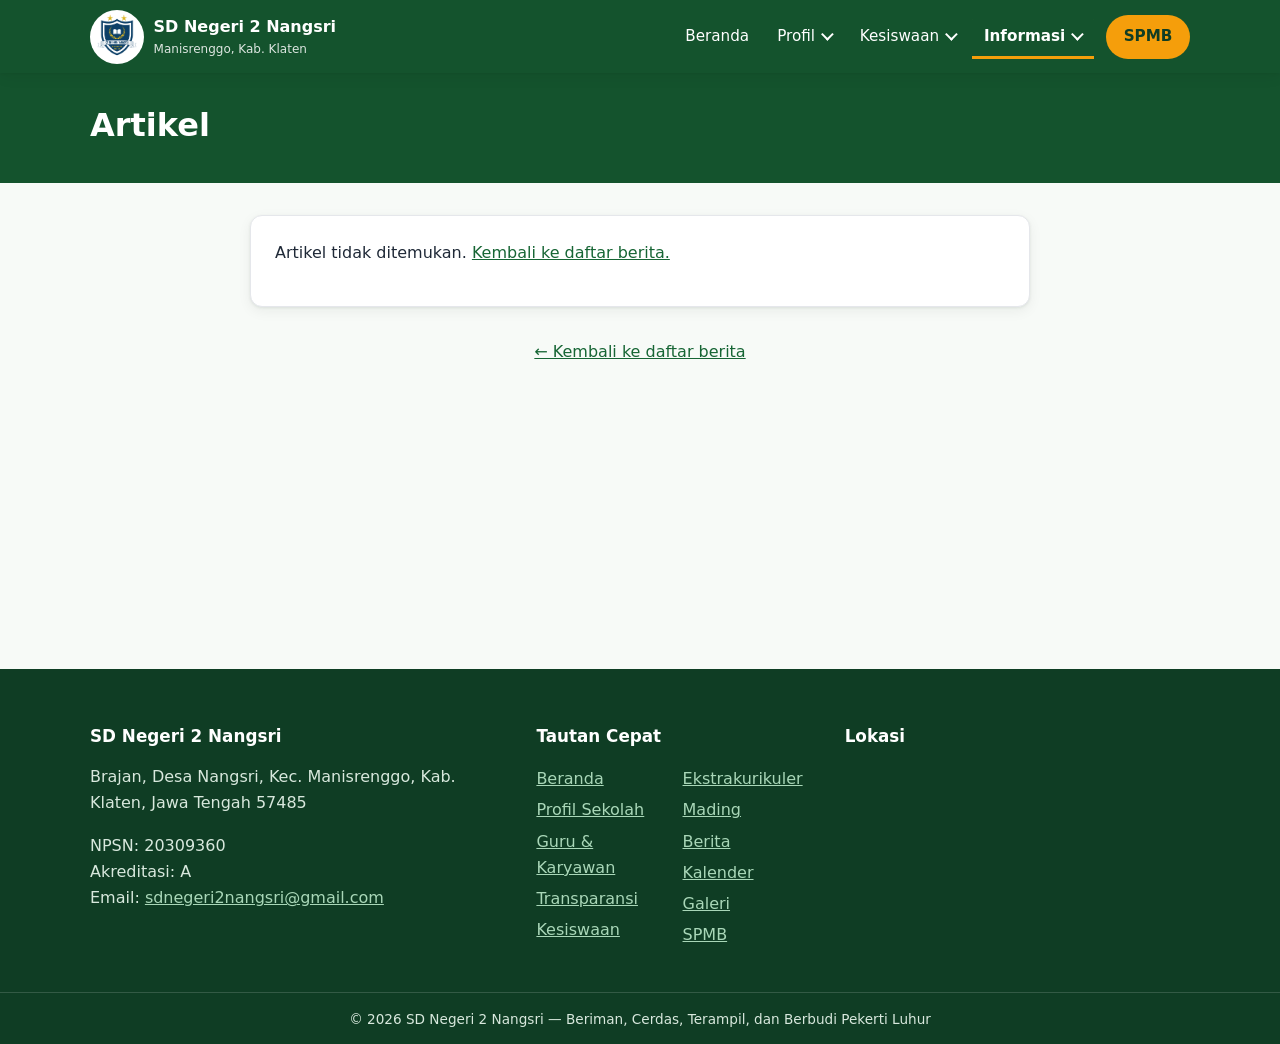
<file: artikel.html>
<!DOCTYPE html>
<html lang="id">
<head>
  <meta charset="utf-8">
  <meta name="viewport" content="width=device-width, initial-scale=1">
  <title>Artikel — SD Negeri 2 Nangsri</title>
  <meta name="description" content="Artikel dan berita SD Negeri 2 Nangsri.">
  <link rel="icon" href="assets/img/logo.svg" type="image/svg+xml">
  <link rel="canonical" href="https://sdn2nangsri.github.io/artikel.html">
  <meta property="og:type" content="website">
  <meta property="og:url" content="https://sdn2nangsri.github.io/artikel.html">
  <meta property="og:title" content="Artikel — SD Negeri 2 Nangsri">
  <meta property="og:description" content="Artikel dan berita SD Negeri 2 Nangsri.">
  <meta property="og:image" content="https://sdn2nangsri.github.io/assets/img/og-cover.png">
  <meta property="og:image:width" content="1200">
  <meta property="og:image:height" content="630">
  <meta name="twitter:card" content="summary_large_image">
  <meta name="theme-color" content="#14532d">
  <link rel="icon" href="assets/img/favicon-32.png" sizes="32x32" type="image/png">
  <link rel="apple-touch-icon" href="assets/img/apple-touch-icon.png">
  <link rel="manifest" href="manifest.json">
  <link rel="stylesheet" href="assets/css/style.css">
  <script src="assets/js/parser.js" defer></script>
  <script src="assets/js/main.js" defer></script>
  <script src="assets/js/animate.js" defer></script>
  <script src="assets/js/page-artikel.js" defer></script>
</head>
<body>
  <div id="site-header"></div>
  <main>
    <div class="page-head">
      <div class="container">
        <h1 id="judul">Artikel</h1>
        <p id="meta"></p>
      </div>
    </div>
    <div class="container">
      <article class="artikel-body" id="isi"><p class="loading">Memuat…</p></article>
      <p class="center mt-2"><a href="berita.html">← Kembali ke daftar berita</a></p>
    </div>
  </main>
  <div id="site-footer"></div>
</body>
</html>
</file>
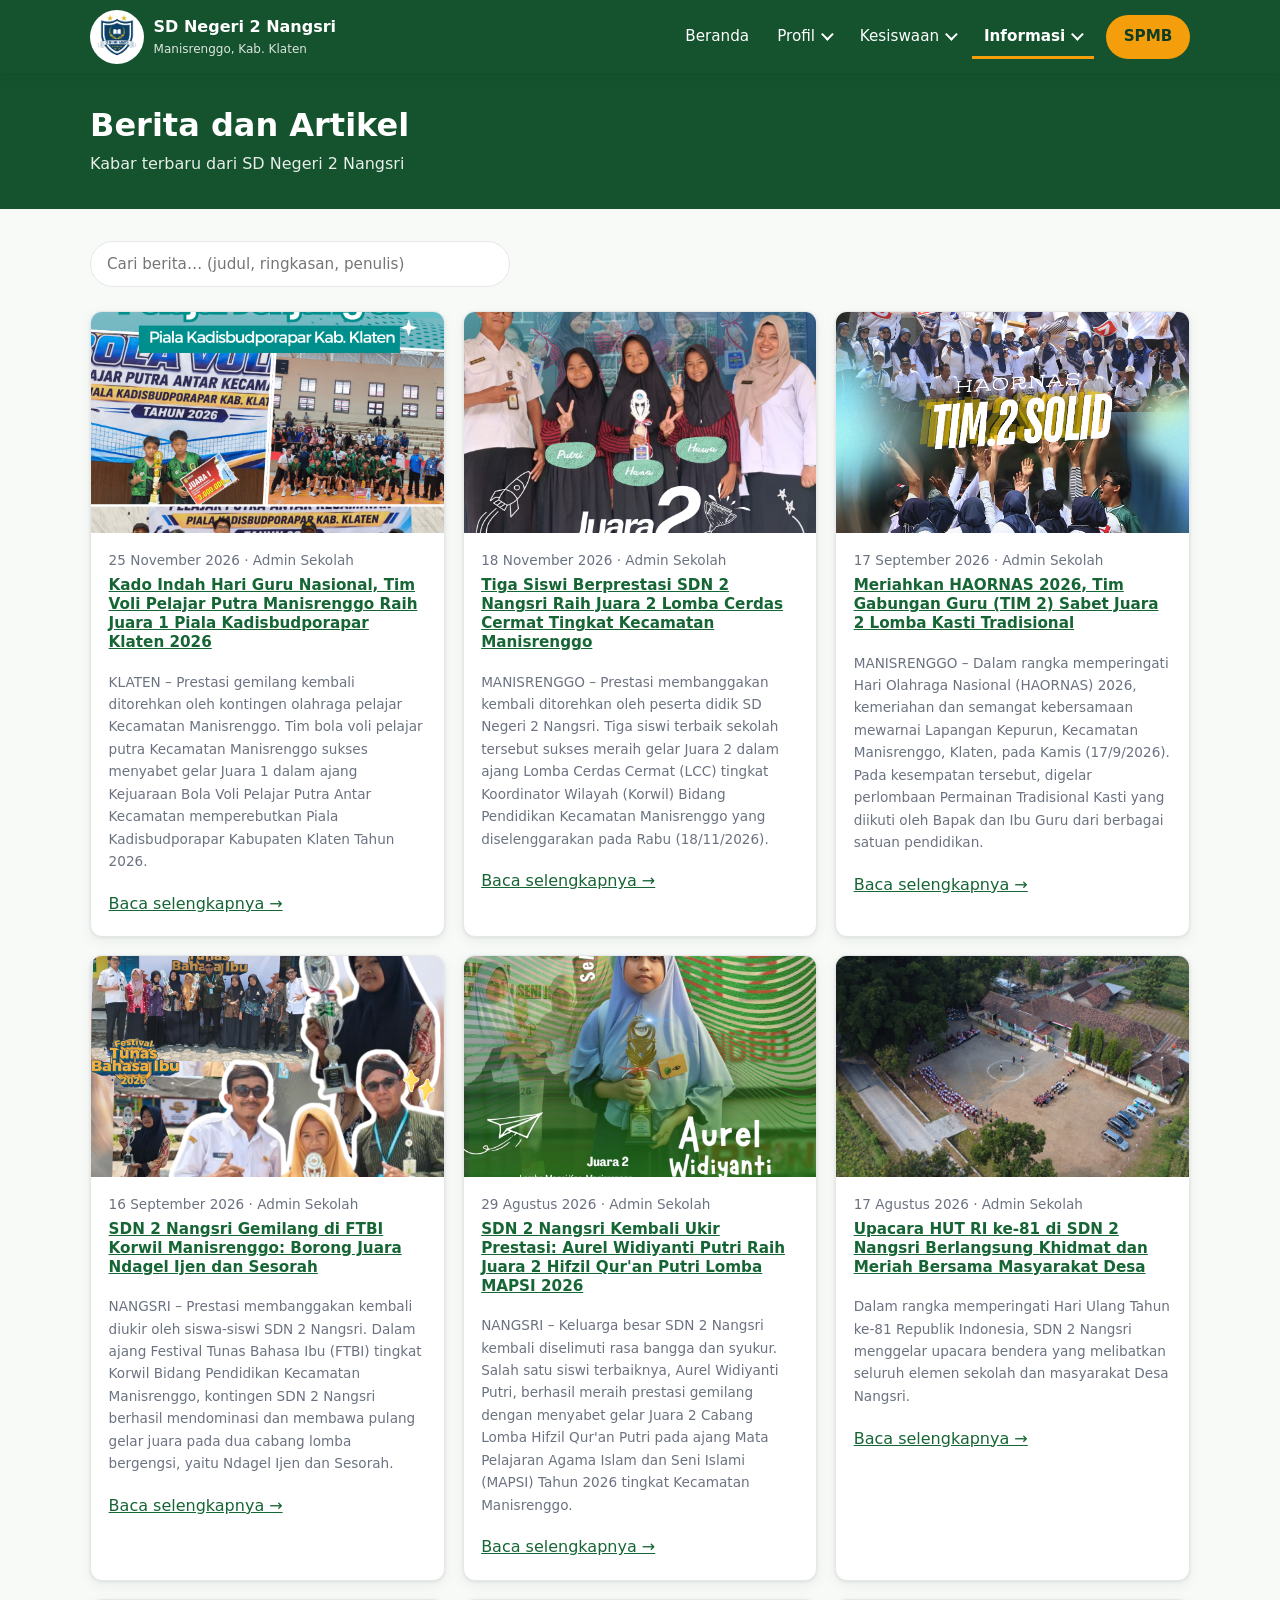
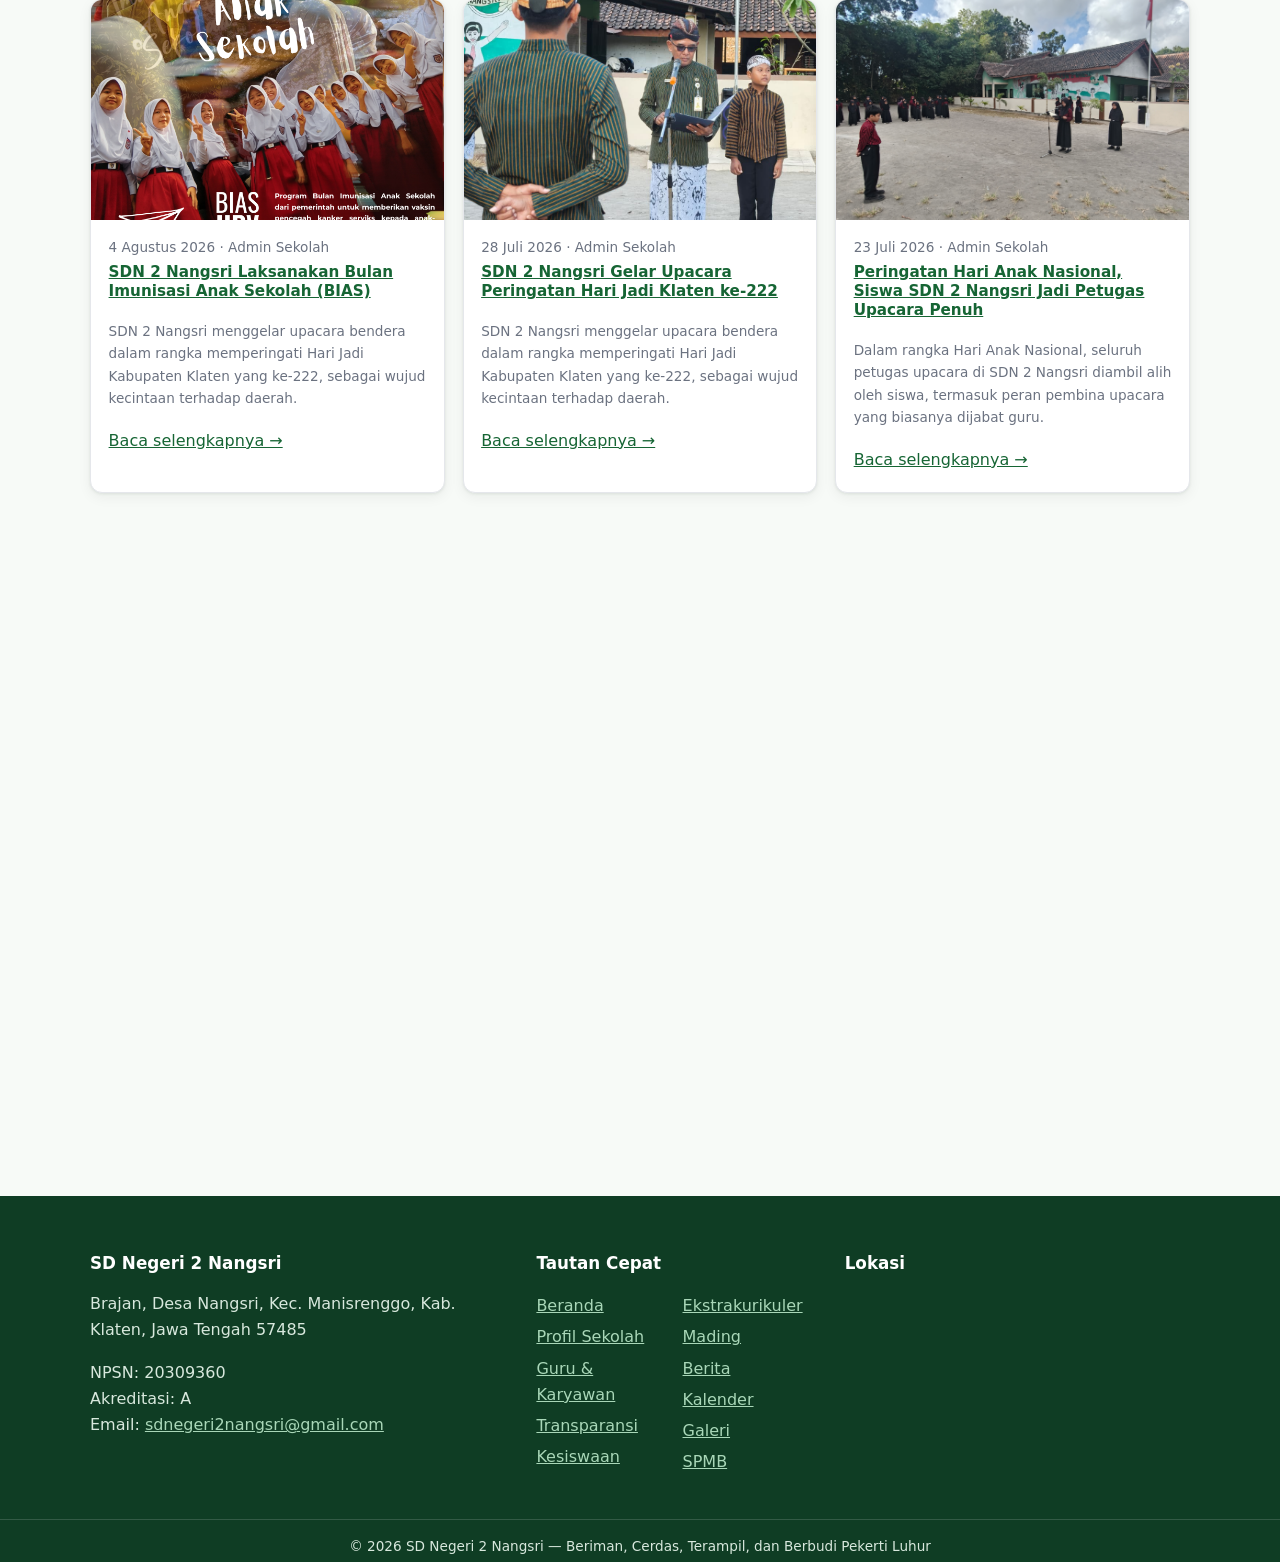
<file: berita.html>
<!DOCTYPE html>
<html lang="id">
<head>
  <meta charset="utf-8">
  <meta name="viewport" content="width=device-width, initial-scale=1">
  <title>Berita dan Artikel — SD Negeri 2 Nangsri</title>
  <meta name="description" content="Berita, pengumuman, dan artikel terbaru dari SD Negeri 2 Nangsri.">
  <link rel="icon" href="assets/img/logo.svg" type="image/svg+xml">
  <link rel="canonical" href="https://sdn2nangsri.github.io/berita.html">
  <meta property="og:type" content="website">
  <meta property="og:url" content="https://sdn2nangsri.github.io/berita.html">
  <meta property="og:title" content="Berita dan Artikel — SD Negeri 2 Nangsri">
  <meta property="og:description" content="Berita, pengumuman, dan artikel terbaru dari SD Negeri 2 Nangsri.">
  <meta property="og:image" content="https://sdn2nangsri.github.io/assets/img/og-cover.png">
  <meta property="og:image:width" content="1200">
  <meta property="og:image:height" content="630">
  <meta name="twitter:card" content="summary_large_image">
  <meta name="theme-color" content="#14532d">
  <link rel="icon" href="assets/img/favicon-32.png" sizes="32x32" type="image/png">
  <link rel="apple-touch-icon" href="assets/img/apple-touch-icon.png">
  <link rel="manifest" href="manifest.json">
  <link rel="stylesheet" href="assets/css/style.css">
  <script src="assets/js/parser.js" defer></script>
  <script src="assets/js/main.js" defer></script>
  <script src="assets/js/animate.js" defer></script>
  <script src="assets/js/page-berita.js" defer></script>
</head>
<body>
  <div id="site-header"></div>
  <main>
    <div class="page-head">
      <div class="container">
        <h1>Berita dan Artikel</h1>
        <p>Kabar terbaru dari SD Negeri 2 Nangsri</p>
      </div>
    </div>
    <div class="container">
      <div class="search-bar">
        <input type="search" id="cari-berita" placeholder="Cari berita… (judul, ringkasan, penulis)"
          aria-label="Cari berita">
      </div>
      <div class="grid grid-wide" id="daftar-berita"><p class="loading">Memuat…</p></div>
    </div>
  </main>
  <div id="site-footer"></div>
</body>
</html>
</file>
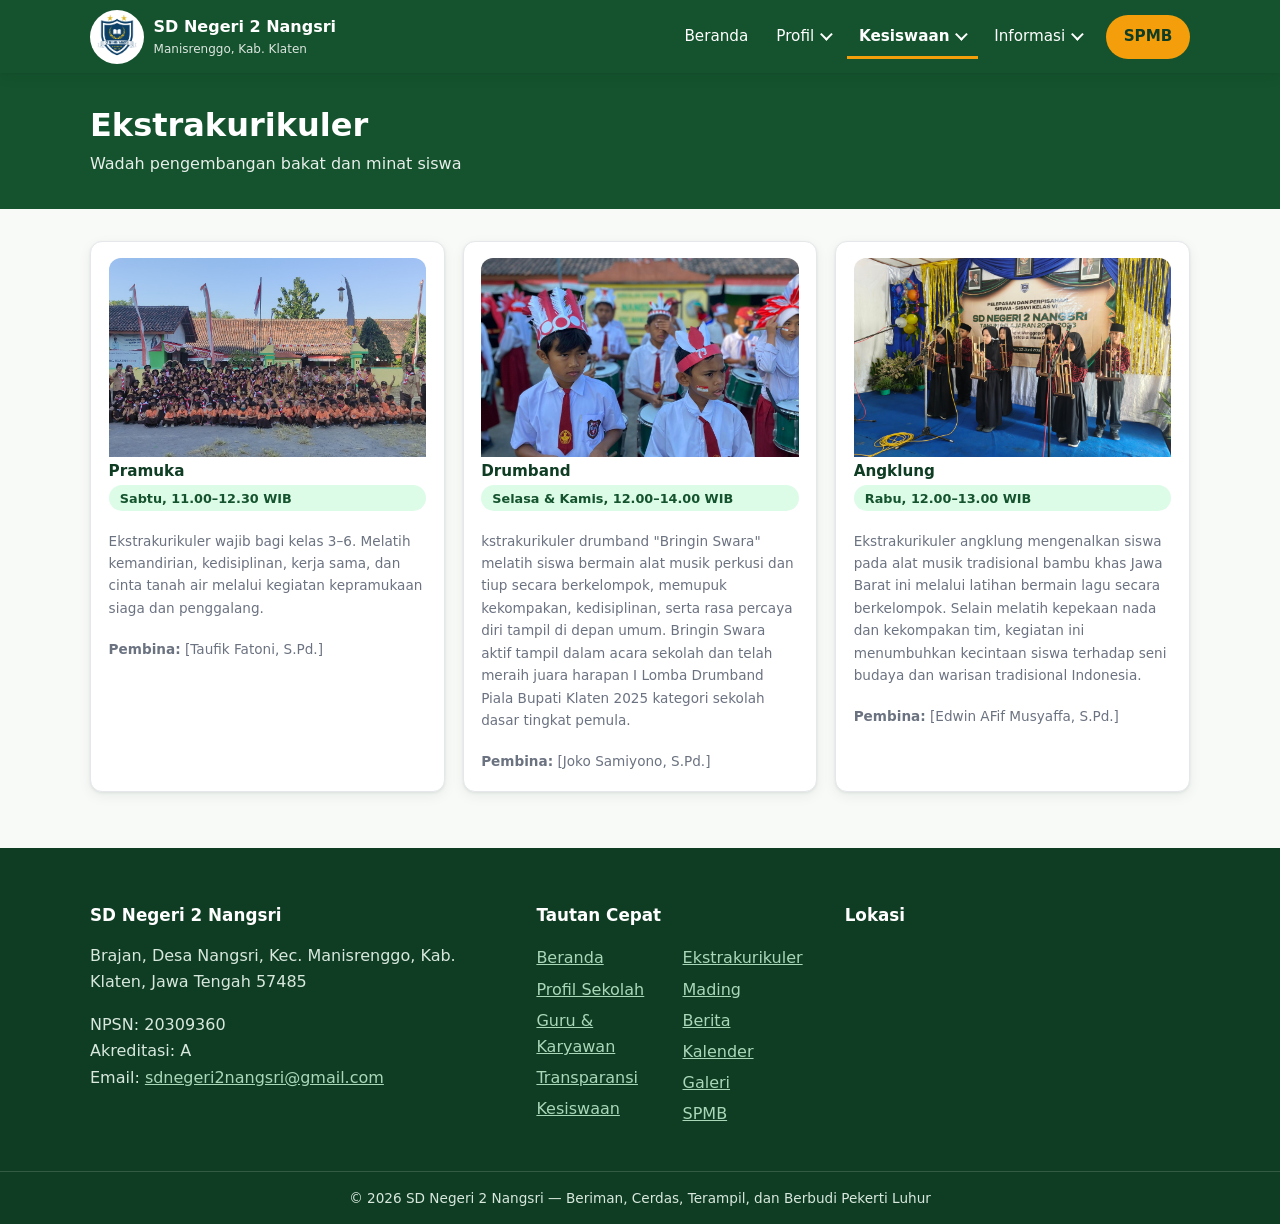
<file: ekstrakurikuler.html>
<!DOCTYPE html>
<html lang="id">
<head>
  <meta charset="utf-8">
  <meta name="viewport" content="width=device-width, initial-scale=1">
  <title>Ekstrakurikuler — SD Negeri 2 Nangsri</title>
  <meta name="description" content="Kegiatan ekstrakurikuler SD Negeri 2 Nangsri: Pramuka, seni tari, BTA, olahraga, dan komputer.">
  <link rel="icon" href="assets/img/logo.svg" type="image/svg+xml">
  <link rel="canonical" href="https://sdn2nangsri.github.io/ekstrakurikuler.html">
  <meta property="og:type" content="website">
  <meta property="og:url" content="https://sdn2nangsri.github.io/ekstrakurikuler.html">
  <meta property="og:title" content="Ekstrakurikuler — SD Negeri 2 Nangsri">
  <meta property="og:description" content="Kegiatan ekstrakurikuler SD Negeri 2 Nangsri: Pramuka, seni tari, BTA, olahraga, dan komputer.">
  <meta property="og:image" content="https://sdn2nangsri.github.io/assets/img/og-cover.png">
  <meta property="og:image:width" content="1200">
  <meta property="og:image:height" content="630">
  <meta name="twitter:card" content="summary_large_image">
  <meta name="theme-color" content="#14532d">
  <link rel="icon" href="assets/img/favicon-32.png" sizes="32x32" type="image/png">
  <link rel="apple-touch-icon" href="assets/img/apple-touch-icon.png">
  <link rel="manifest" href="manifest.json">
  <link rel="stylesheet" href="assets/css/style.css">
  <script src="assets/js/parser.js" defer></script>
  <script src="assets/js/main.js" defer></script>
  <script src="assets/js/animate.js" defer></script>
  <script src="assets/js/page-ekskul.js" defer></script>
</head>
<body>
  <div id="site-header"></div>
  <main>
    <div class="page-head">
      <div class="container">
        <h1>Ekstrakurikuler</h1>
        <p>Wadah pengembangan bakat dan minat siswa</p>
      </div>
    </div>
    <div class="container">
      <div class="grid grid-wide" id="daftar-ekskul"><p class="loading">Memuat…</p></div>
    </div>
  </main>
  <div id="site-footer"></div>
</body>
</html>
</file>
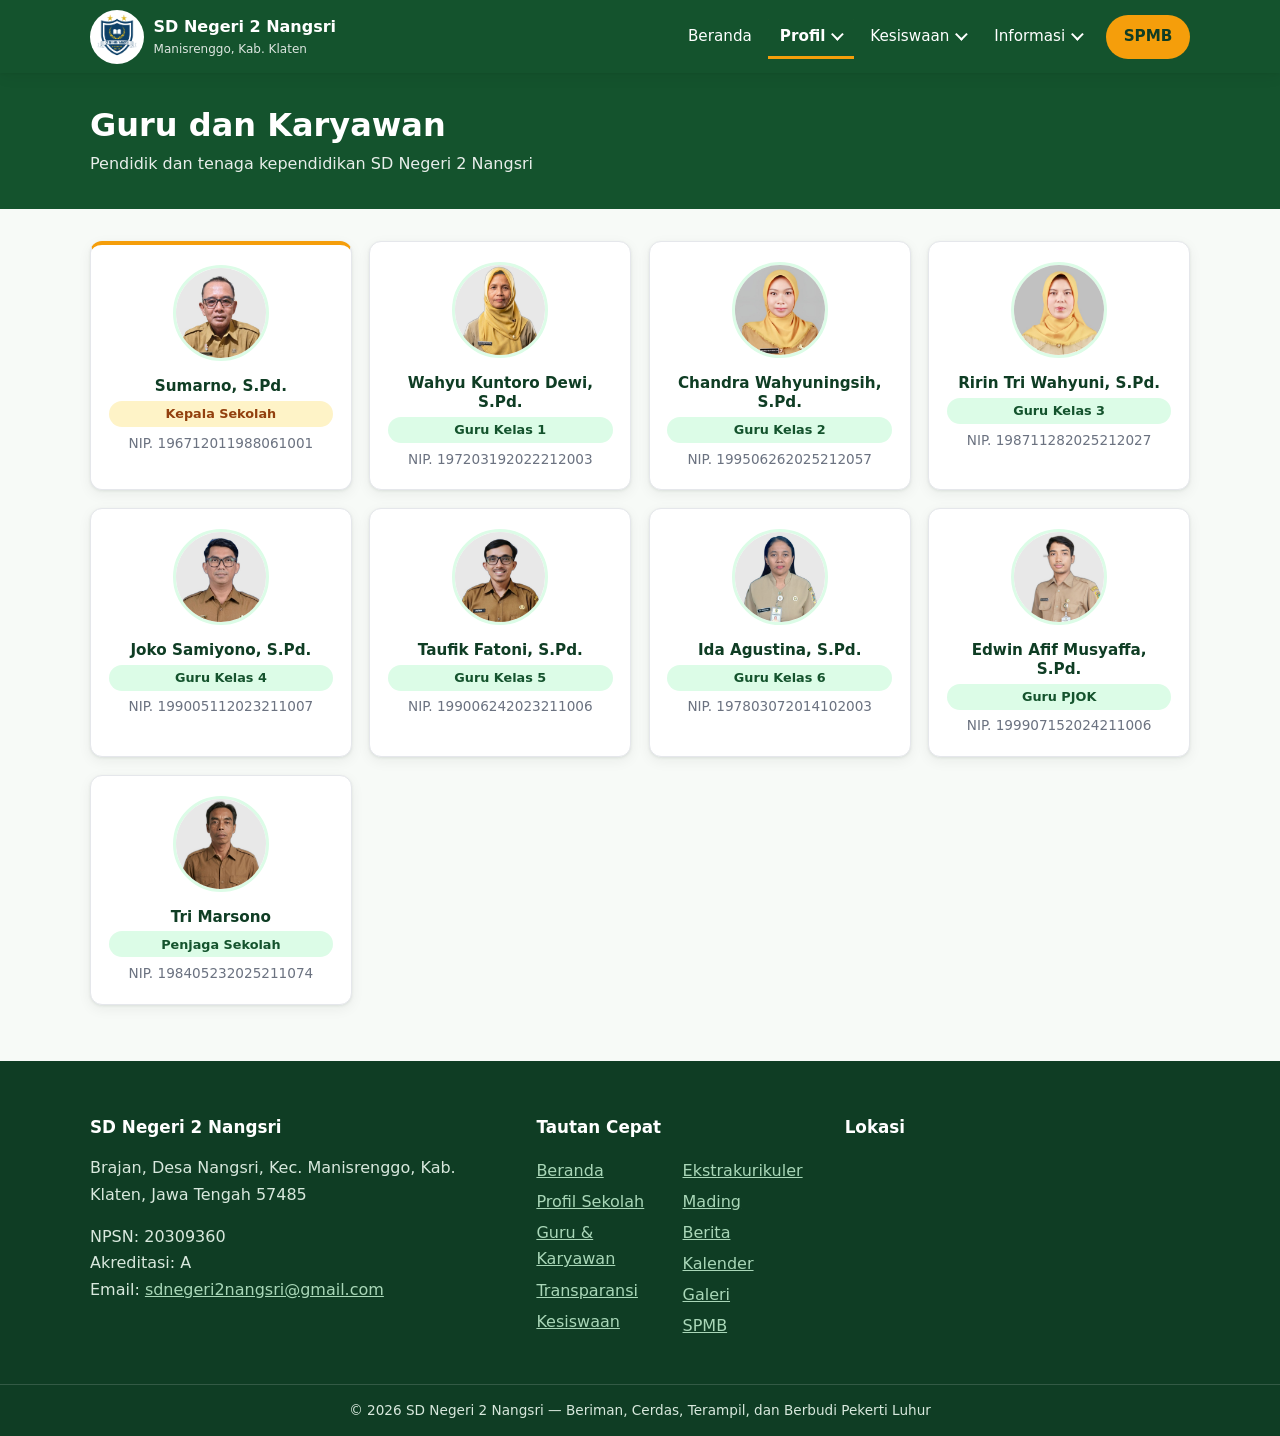
<file: guru.html>
<!DOCTYPE html>
<html lang="id">
<head>
  <meta charset="utf-8">
  <meta name="viewport" content="width=device-width, initial-scale=1">
  <title>Guru dan Karyawan — SD Negeri 2 Nangsri</title>
  <meta name="description" content="Daftar guru dan karyawan SD Negeri 2 Nangsri, Manisrenggo, Klaten.">
  <link rel="icon" href="assets/img/logo.svg" type="image/svg+xml">
  <link rel="canonical" href="https://sdn2nangsri.github.io/guru.html">
  <meta property="og:type" content="website">
  <meta property="og:url" content="https://sdn2nangsri.github.io/guru.html">
  <meta property="og:title" content="Guru dan Karyawan — SD Negeri 2 Nangsri">
  <meta property="og:description" content="Daftar guru dan karyawan SD Negeri 2 Nangsri, Manisrenggo, Klaten.">
  <meta property="og:image" content="https://sdn2nangsri.github.io/assets/img/og-cover.png">
  <meta property="og:image:width" content="1200">
  <meta property="og:image:height" content="630">
  <meta name="twitter:card" content="summary_large_image">
  <meta name="theme-color" content="#14532d">
  <link rel="icon" href="assets/img/favicon-32.png" sizes="32x32" type="image/png">
  <link rel="apple-touch-icon" href="assets/img/apple-touch-icon.png">
  <link rel="manifest" href="manifest.json">
  <link rel="stylesheet" href="assets/css/style.css">
  <script src="assets/js/parser.js" defer></script>
  <script src="assets/js/main.js" defer></script>
  <script src="assets/js/animate.js" defer></script>
  <script src="assets/js/page-guru.js" defer></script>
</head>
<body>
  <div id="site-header"></div>
  <main>
    <div class="page-head">
      <div class="container">
        <h1>Guru dan Karyawan</h1>
        <p>Pendidik dan tenaga kependidikan SD Negeri 2 Nangsri</p>
      </div>
    </div>
    <div class="container">
      <div class="grid" id="daftar-guru"><p class="loading">Memuat…</p></div>
    </div>
  </main>
  <div id="site-footer"></div>
</body>
</html>
</file>
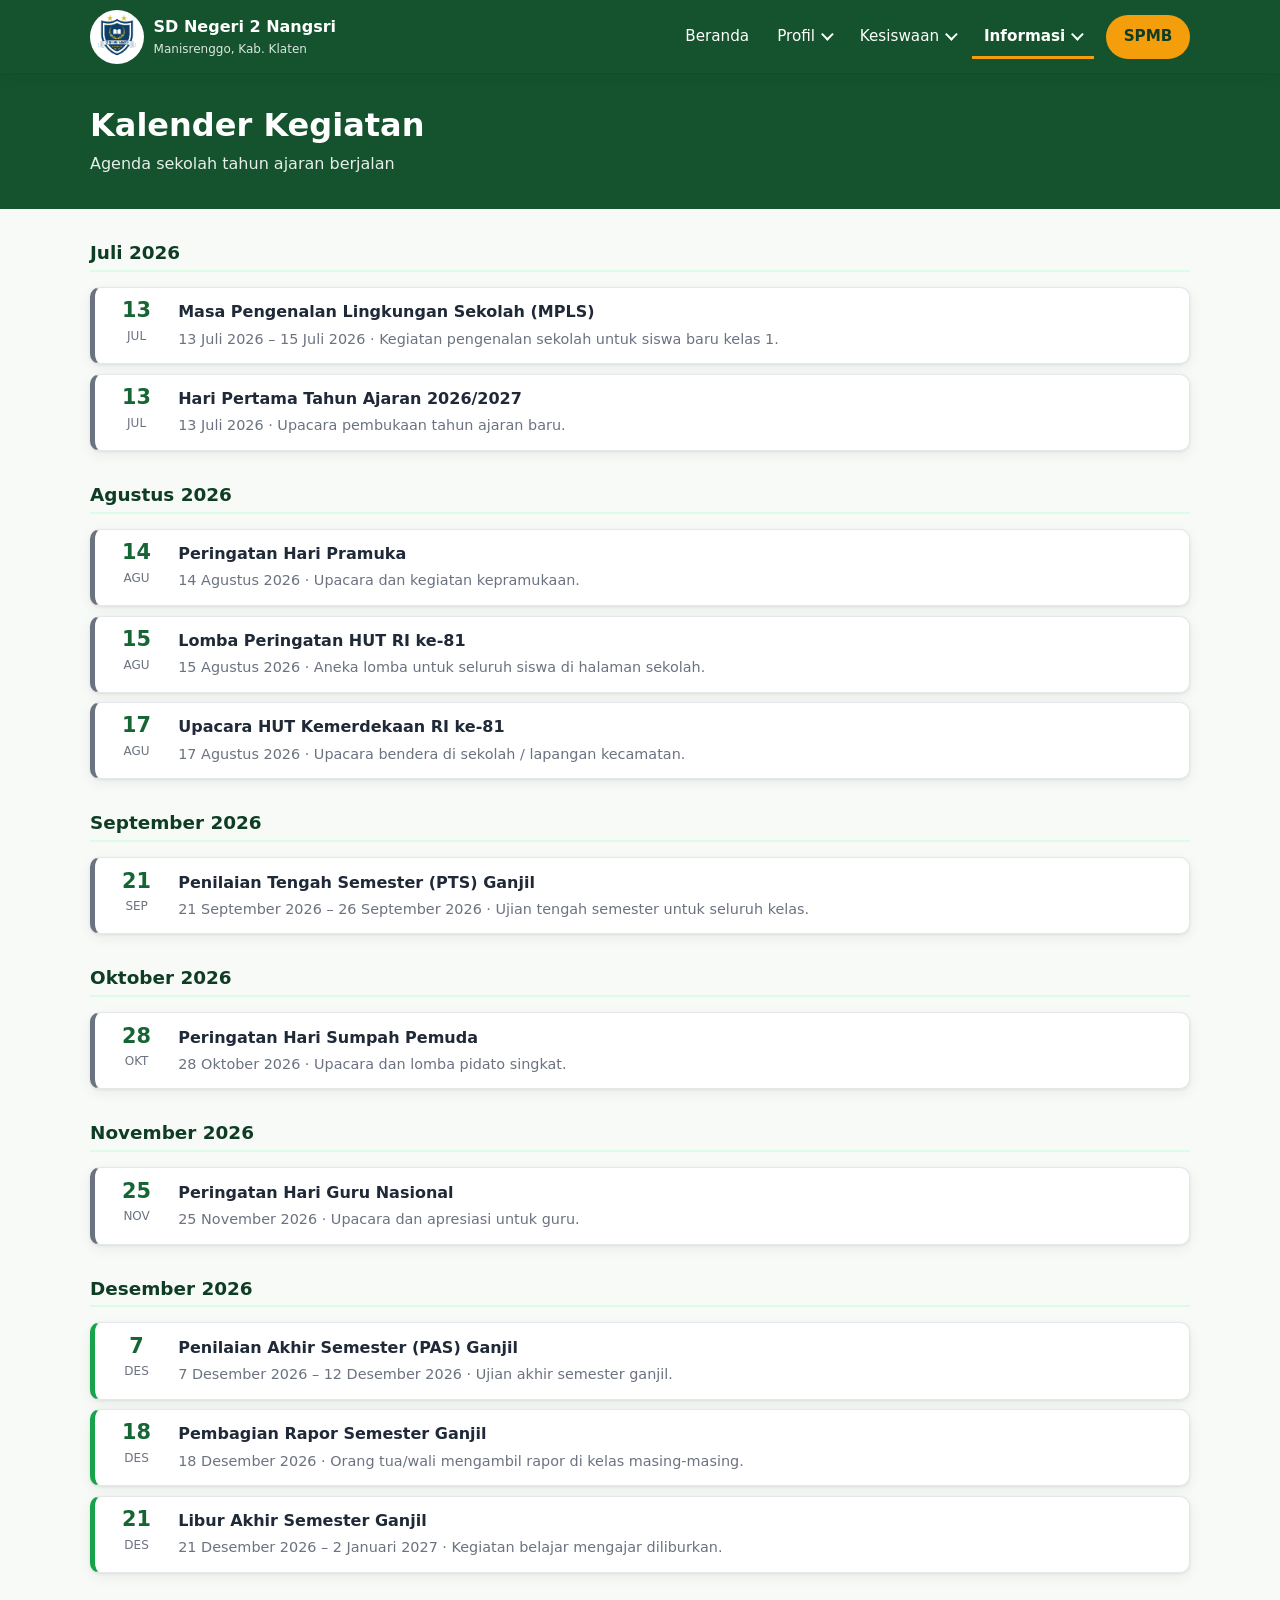
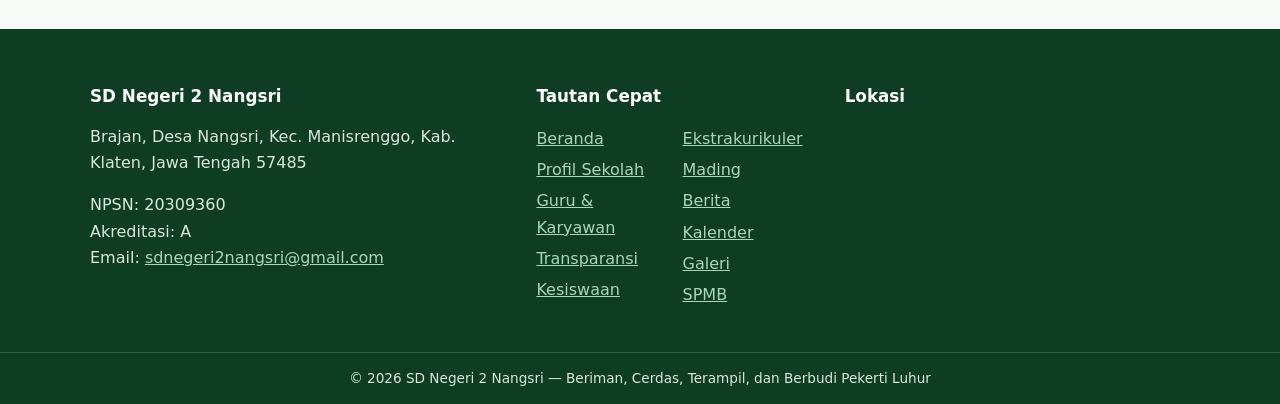
<file: kalender.html>
<!DOCTYPE html>
<html lang="id">
<head>
  <meta charset="utf-8">
  <meta name="viewport" content="width=device-width, initial-scale=1">
  <title>Kalender Kegiatan — SD Negeri 2 Nangsri</title>
  <meta name="description" content="Kalender kegiatan dan agenda SD Negeri 2 Nangsri tahun ajaran berjalan.">
  <link rel="icon" href="assets/img/logo.svg" type="image/svg+xml">
  <link rel="canonical" href="https://sdn2nangsri.github.io/kalender.html">
  <meta property="og:type" content="website">
  <meta property="og:url" content="https://sdn2nangsri.github.io/kalender.html">
  <meta property="og:title" content="Kalender Kegiatan — SD Negeri 2 Nangsri">
  <meta property="og:description" content="Kalender kegiatan dan agenda SD Negeri 2 Nangsri tahun ajaran berjalan.">
  <meta property="og:image" content="https://sdn2nangsri.github.io/assets/img/og-cover.png">
  <meta property="og:image:width" content="1200">
  <meta property="og:image:height" content="630">
  <meta name="twitter:card" content="summary_large_image">
  <meta name="theme-color" content="#14532d">
  <link rel="icon" href="assets/img/favicon-32.png" sizes="32x32" type="image/png">
  <link rel="apple-touch-icon" href="assets/img/apple-touch-icon.png">
  <link rel="manifest" href="manifest.json">
  <link rel="stylesheet" href="assets/css/style.css">
  <script src="assets/js/parser.js" defer></script>
  <script src="assets/js/main.js" defer></script>
  <script src="assets/js/animate.js" defer></script>
  <script src="assets/js/page-kalender.js" defer></script>
</head>
<body>
  <div id="site-header"></div>
  <main>
    <div class="page-head">
      <div class="container">
        <h1>Kalender Kegiatan</h1>
        <p>Agenda sekolah tahun ajaran berjalan</p>
      </div>
    </div>
    <div class="container" id="kalender"><p class="loading">Memuat…</p></div>
  </main>
  <div id="site-footer"></div>
</body>
</html>
</file>
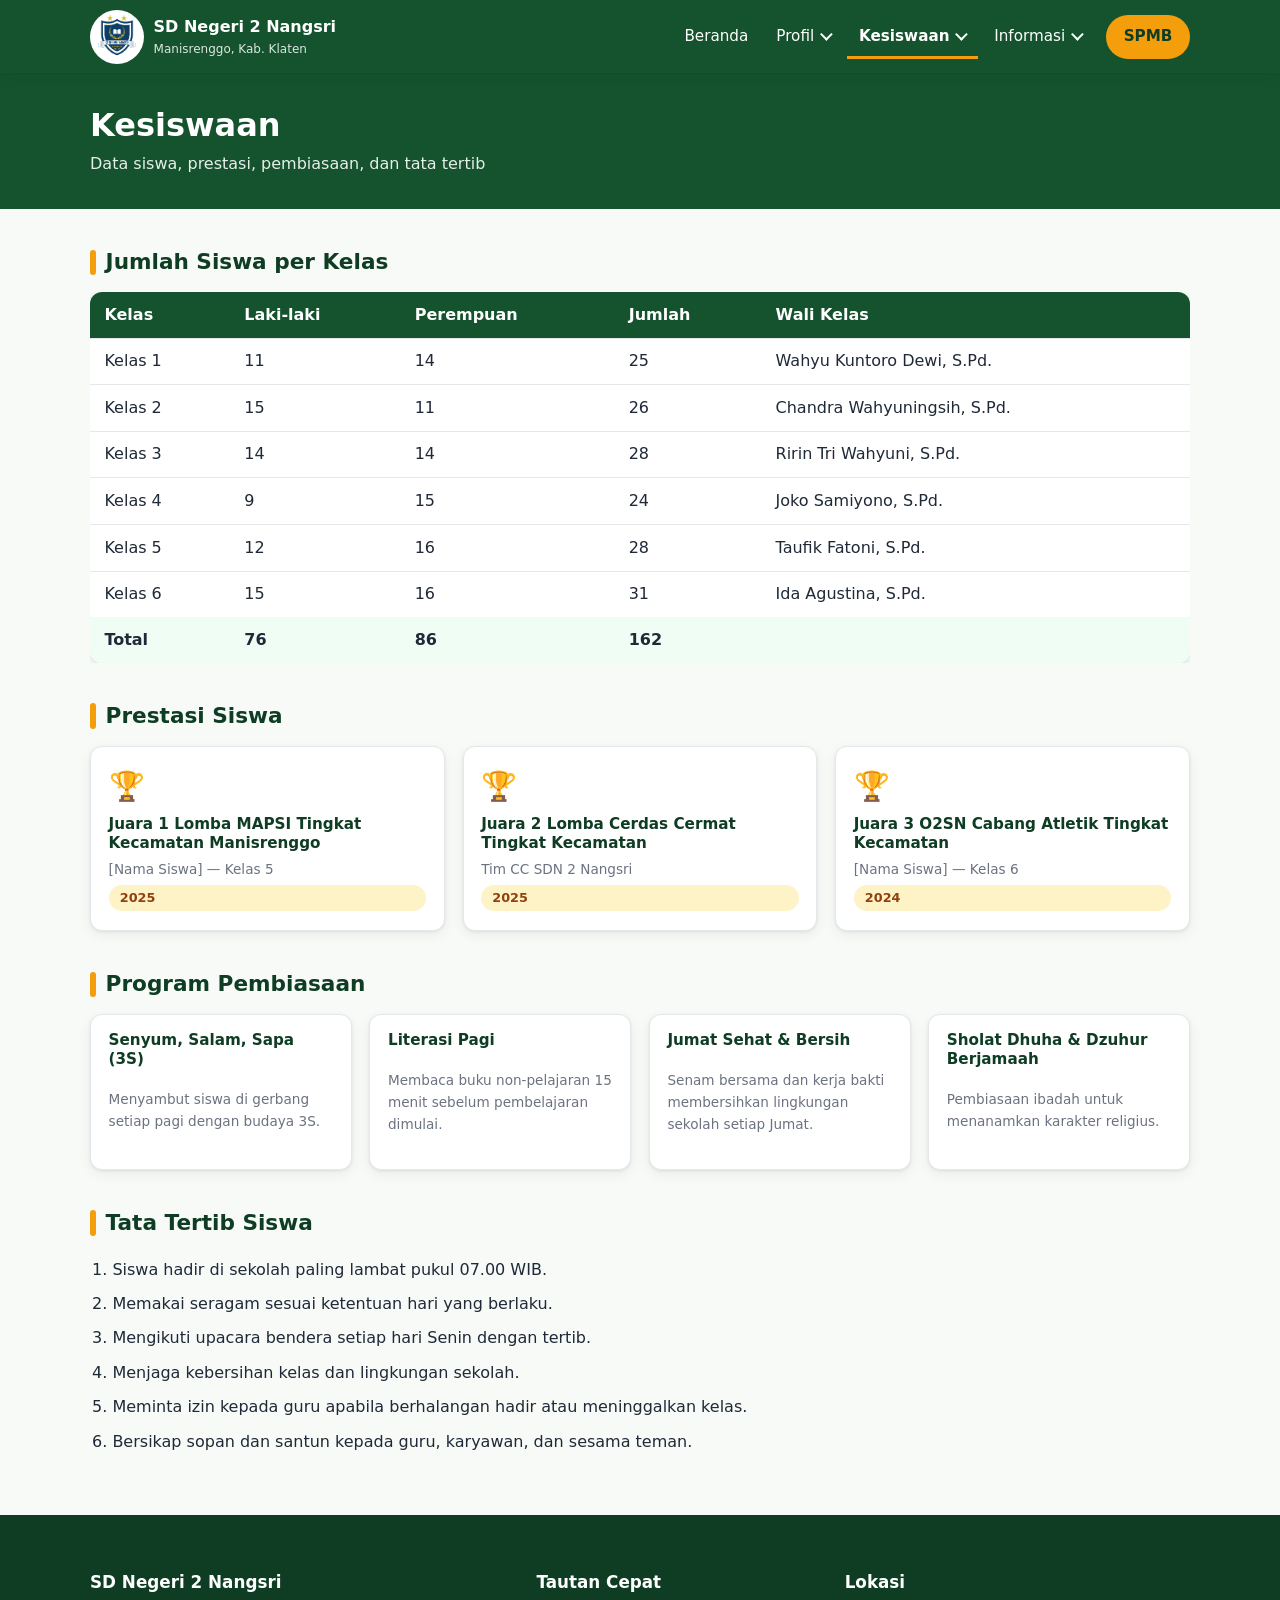
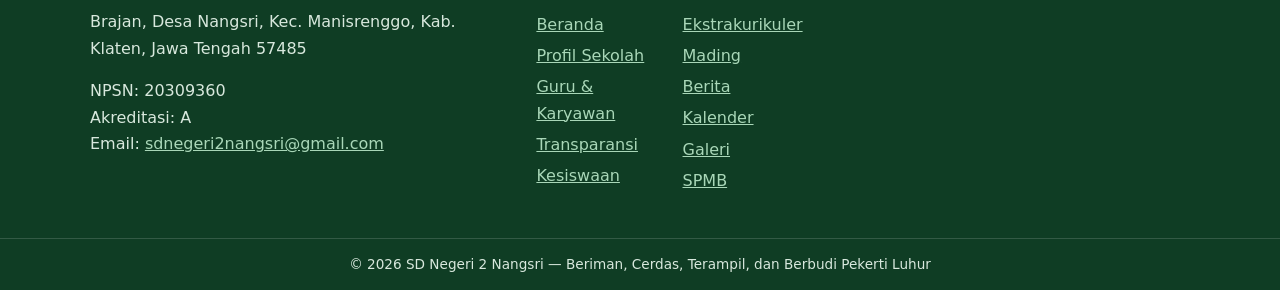
<file: kesiswaan.html>
<!DOCTYPE html>
<html lang="id">
<head>
  <meta charset="utf-8">
  <meta name="viewport" content="width=device-width, initial-scale=1">
  <title>Kesiswaan — SD Negeri 2 Nangsri</title>
  <meta name="description" content="Data siswa, prestasi, program pembiasaan, dan tata tertib siswa SD Negeri 2 Nangsri.">
  <link rel="icon" href="assets/img/logo.svg" type="image/svg+xml">
  <link rel="canonical" href="https://sdn2nangsri.github.io/kesiswaan.html">
  <meta property="og:type" content="website">
  <meta property="og:url" content="https://sdn2nangsri.github.io/kesiswaan.html">
  <meta property="og:title" content="Kesiswaan — SD Negeri 2 Nangsri">
  <meta property="og:description" content="Data siswa, prestasi, program pembiasaan, dan tata tertib siswa SD Negeri 2 Nangsri.">
  <meta property="og:image" content="https://sdn2nangsri.github.io/assets/img/og-cover.png">
  <meta property="og:image:width" content="1200">
  <meta property="og:image:height" content="630">
  <meta name="twitter:card" content="summary_large_image">
  <meta name="theme-color" content="#14532d">
  <link rel="icon" href="assets/img/favicon-32.png" sizes="32x32" type="image/png">
  <link rel="apple-touch-icon" href="assets/img/apple-touch-icon.png">
  <link rel="manifest" href="manifest.json">
  <link rel="stylesheet" href="assets/css/style.css">
  <script src="assets/js/parser.js" defer></script>
  <script src="assets/js/main.js" defer></script>
  <script src="assets/js/animate.js" defer></script>
  <script src="assets/js/page-kesiswaan.js" defer></script>
</head>
<body>
  <div id="site-header"></div>
  <main>
    <div class="page-head">
      <div class="container">
        <h1>Kesiswaan</h1>
        <p>Data siswa, prestasi, pembiasaan, dan tata tertib</p>
      </div>
    </div>
    <div class="container" id="konten"><p class="loading">Memuat…</p></div>
  </main>
  <div id="site-footer"></div>
</body>
</html>
</file>
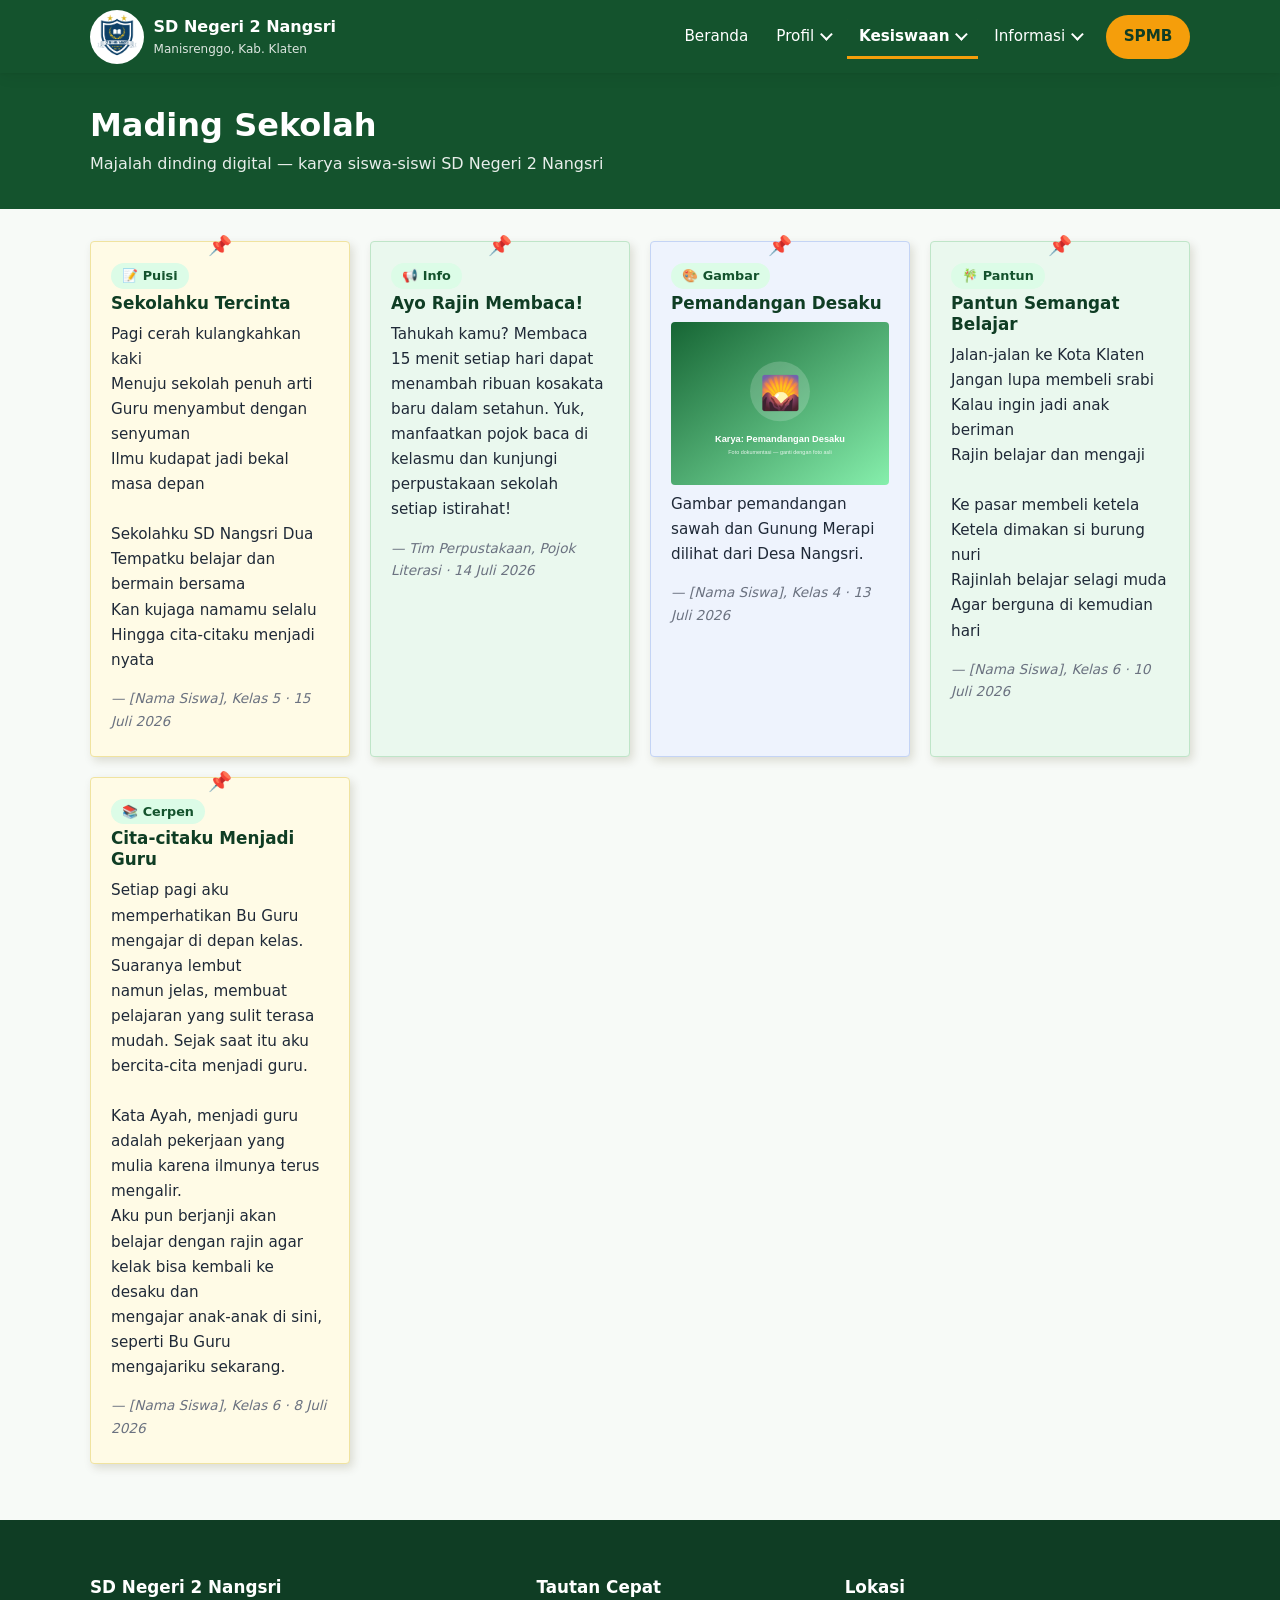
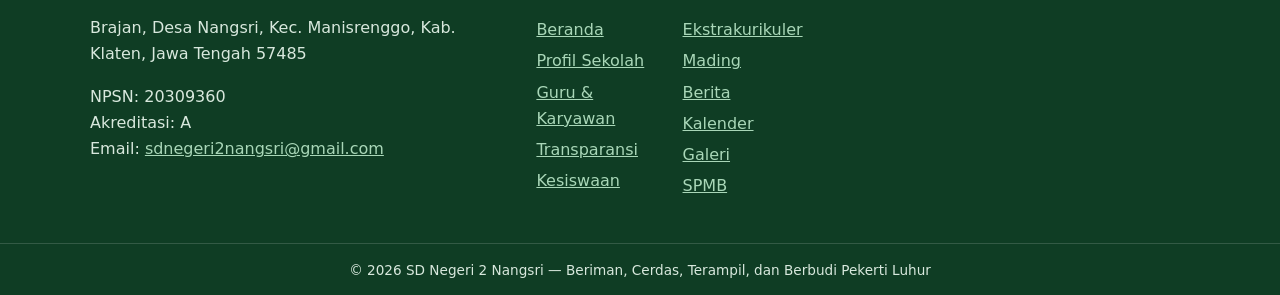
<file: mading.html>
<!DOCTYPE html>
<html lang="id">
<head>
  <meta charset="utf-8">
  <meta name="viewport" content="width=device-width, initial-scale=1">
  <title>Mading Sekolah — SD Negeri 2 Nangsri</title>
  <meta name="description" content="Mading digital SD Negeri 2 Nangsri: puisi, pantun, cerpen, gambar, dan info karya siswa.">
  <link rel="icon" href="assets/img/logo.svg" type="image/svg+xml">
  <link rel="canonical" href="https://sdn2nangsri.github.io/mading.html">
  <meta property="og:type" content="website">
  <meta property="og:url" content="https://sdn2nangsri.github.io/mading.html">
  <meta property="og:title" content="Mading Sekolah — SD Negeri 2 Nangsri">
  <meta property="og:description" content="Mading digital SD Negeri 2 Nangsri: puisi, pantun, cerpen, gambar, dan info karya siswa.">
  <meta property="og:image" content="https://sdn2nangsri.github.io/assets/img/og-cover.png">
  <meta property="og:image:width" content="1200">
  <meta property="og:image:height" content="630">
  <meta name="twitter:card" content="summary_large_image">
  <meta name="theme-color" content="#14532d">
  <link rel="icon" href="assets/img/favicon-32.png" sizes="32x32" type="image/png">
  <link rel="apple-touch-icon" href="assets/img/apple-touch-icon.png">
  <link rel="manifest" href="manifest.json">
  <link rel="stylesheet" href="assets/css/style.css">
  <script src="assets/js/parser.js" defer></script>
  <script src="assets/js/main.js" defer></script>
  <script src="assets/js/animate.js" defer></script>
  <script src="assets/js/page-mading.js" defer></script>
</head>
<body>
  <div id="site-header"></div>
  <main>
    <div class="page-head">
      <div class="container">
        <h1>Mading Sekolah</h1>
        <p>Majalah dinding digital — karya siswa-siswi SD Negeri 2 Nangsri</p>
      </div>
    </div>
    <div class="container">
      <div class="mading-grid" id="mading"><p class="loading">Memuat…</p></div>
    </div>
  </main>
  <div id="site-footer"></div>
</body>
</html>
</file>
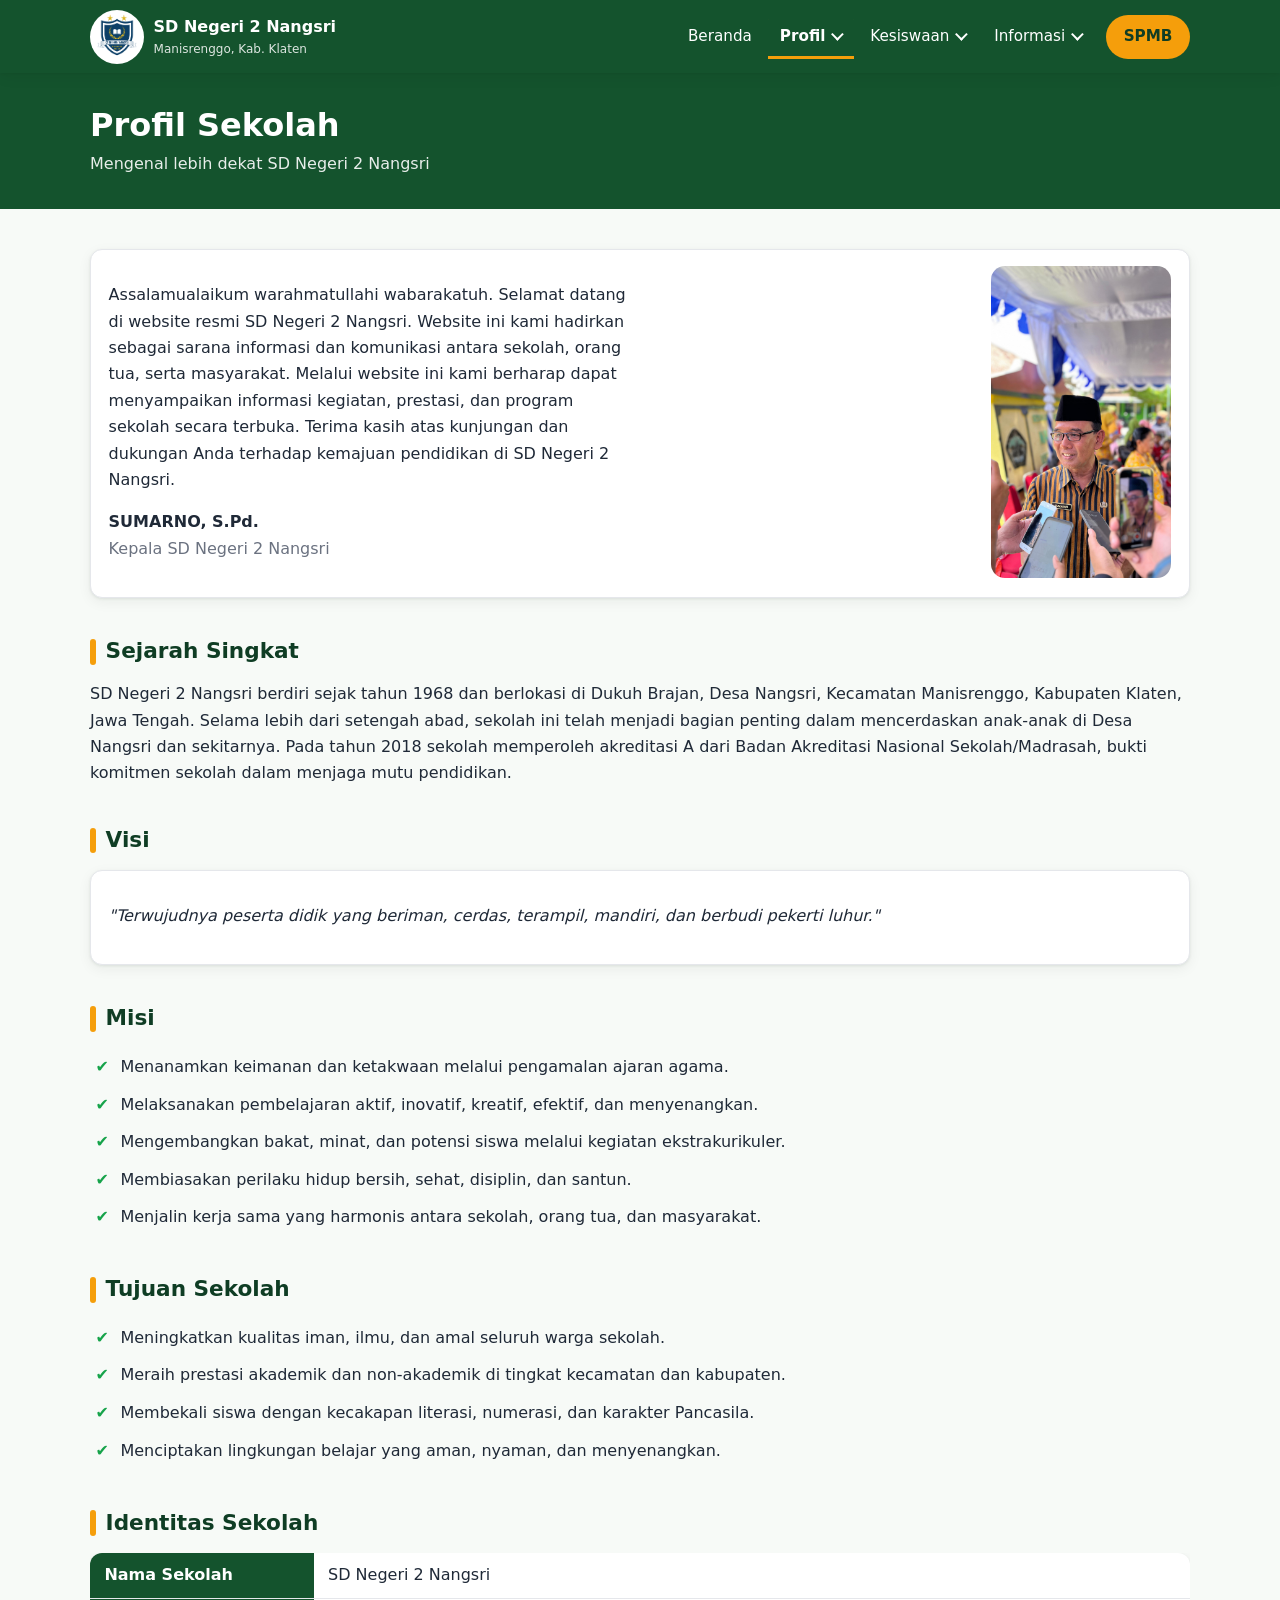
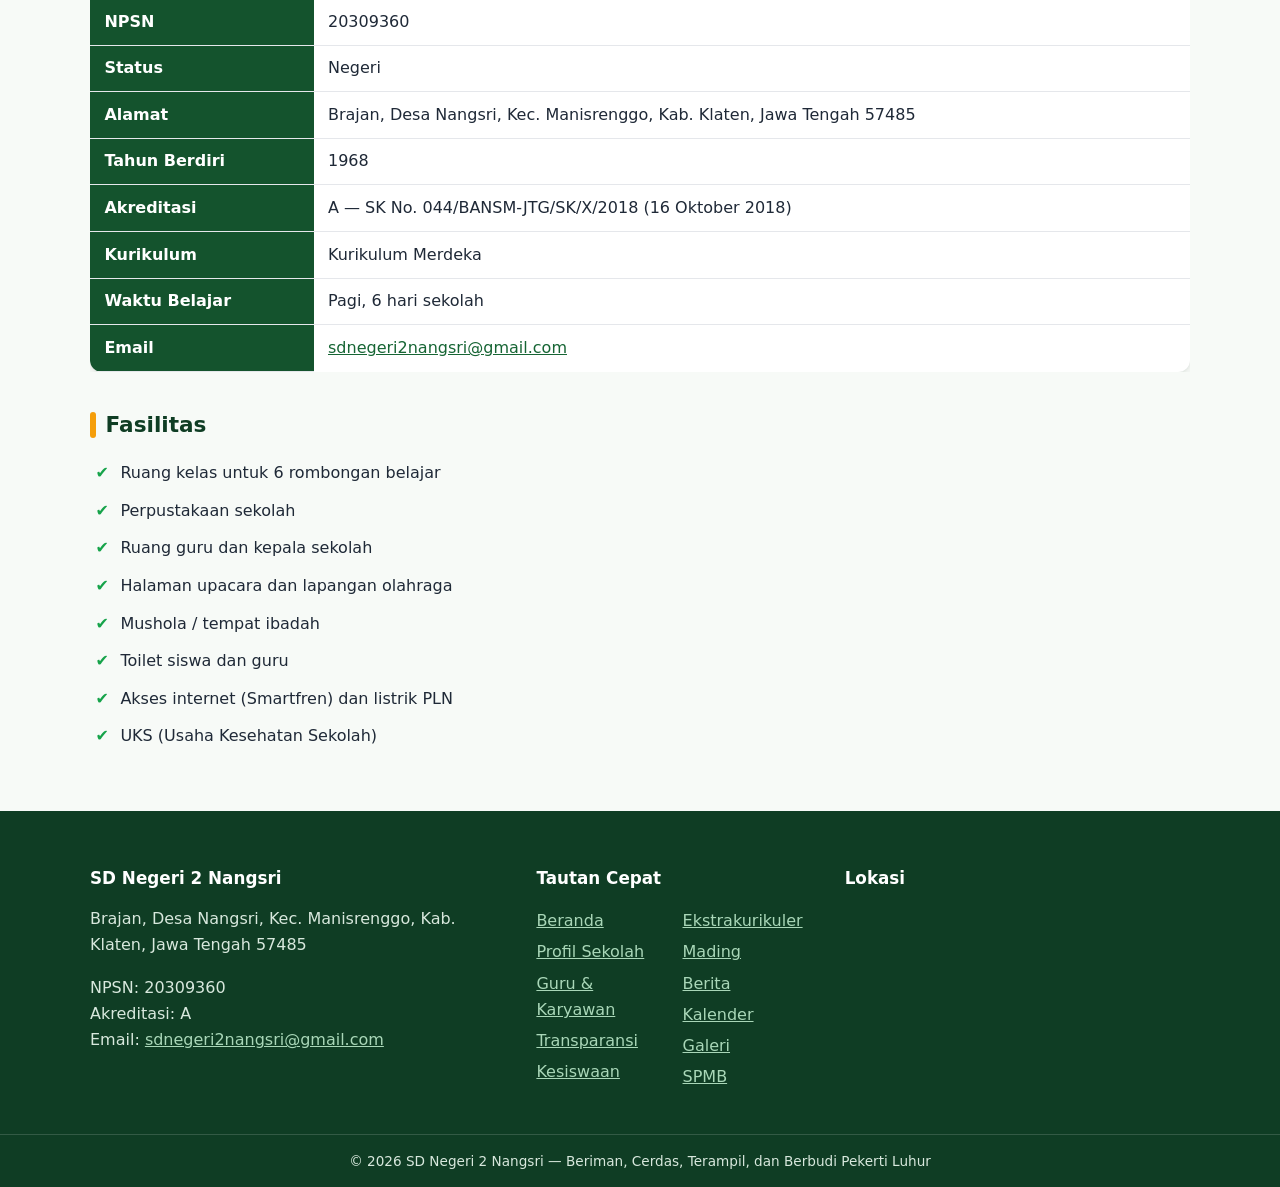
<file: profil.html>
<!DOCTYPE html>
<html lang="id">
<head>
  <meta charset="utf-8">
  <meta name="viewport" content="width=device-width, initial-scale=1">
  <title>Profil Sekolah — SD Negeri 2 Nangsri</title>
  <meta name="description" content="Profil SD Negeri 2 Nangsri: sejarah, visi, misi, tujuan, fasilitas, dan akreditasi sekolah.">
  <link rel="icon" href="assets/img/logo.svg" type="image/svg+xml">
  <link rel="canonical" href="https://sdn2nangsri.github.io/profil.html">
  <meta property="og:type" content="website">
  <meta property="og:url" content="https://sdn2nangsri.github.io/profil.html">
  <meta property="og:title" content="Profil Sekolah — SD Negeri 2 Nangsri">
  <meta property="og:description" content="Profil SD Negeri 2 Nangsri: sejarah, visi, misi, tujuan, fasilitas, dan akreditasi sekolah.">
  <meta property="og:image" content="https://sdn2nangsri.github.io/assets/img/og-cover.png">
  <meta property="og:image:width" content="1200">
  <meta property="og:image:height" content="630">
  <meta name="twitter:card" content="summary_large_image">
  <meta name="theme-color" content="#14532d">
  <link rel="icon" href="assets/img/favicon-32.png" sizes="32x32" type="image/png">
  <link rel="apple-touch-icon" href="assets/img/apple-touch-icon.png">
  <link rel="manifest" href="manifest.json">
  <link rel="stylesheet" href="assets/css/style.css">
  <script src="assets/js/parser.js" defer></script>
  <script src="assets/js/main.js" defer></script>
  <script src="assets/js/animate.js" defer></script>
  <script src="assets/js/page-profil.js" defer></script>
</head>
<body>
  <div id="site-header"></div>
  <main>
    <div class="page-head">
      <div class="container">
        <h1>Profil Sekolah</h1>
        <p>Mengenal lebih dekat SD Negeri 2 Nangsri</p>
      </div>
    </div>
    <div class="container" id="konten"><p class="loading">Memuat…</p></div>
  </main>
  <div id="site-footer"></div>
</body>
</html>
</file>
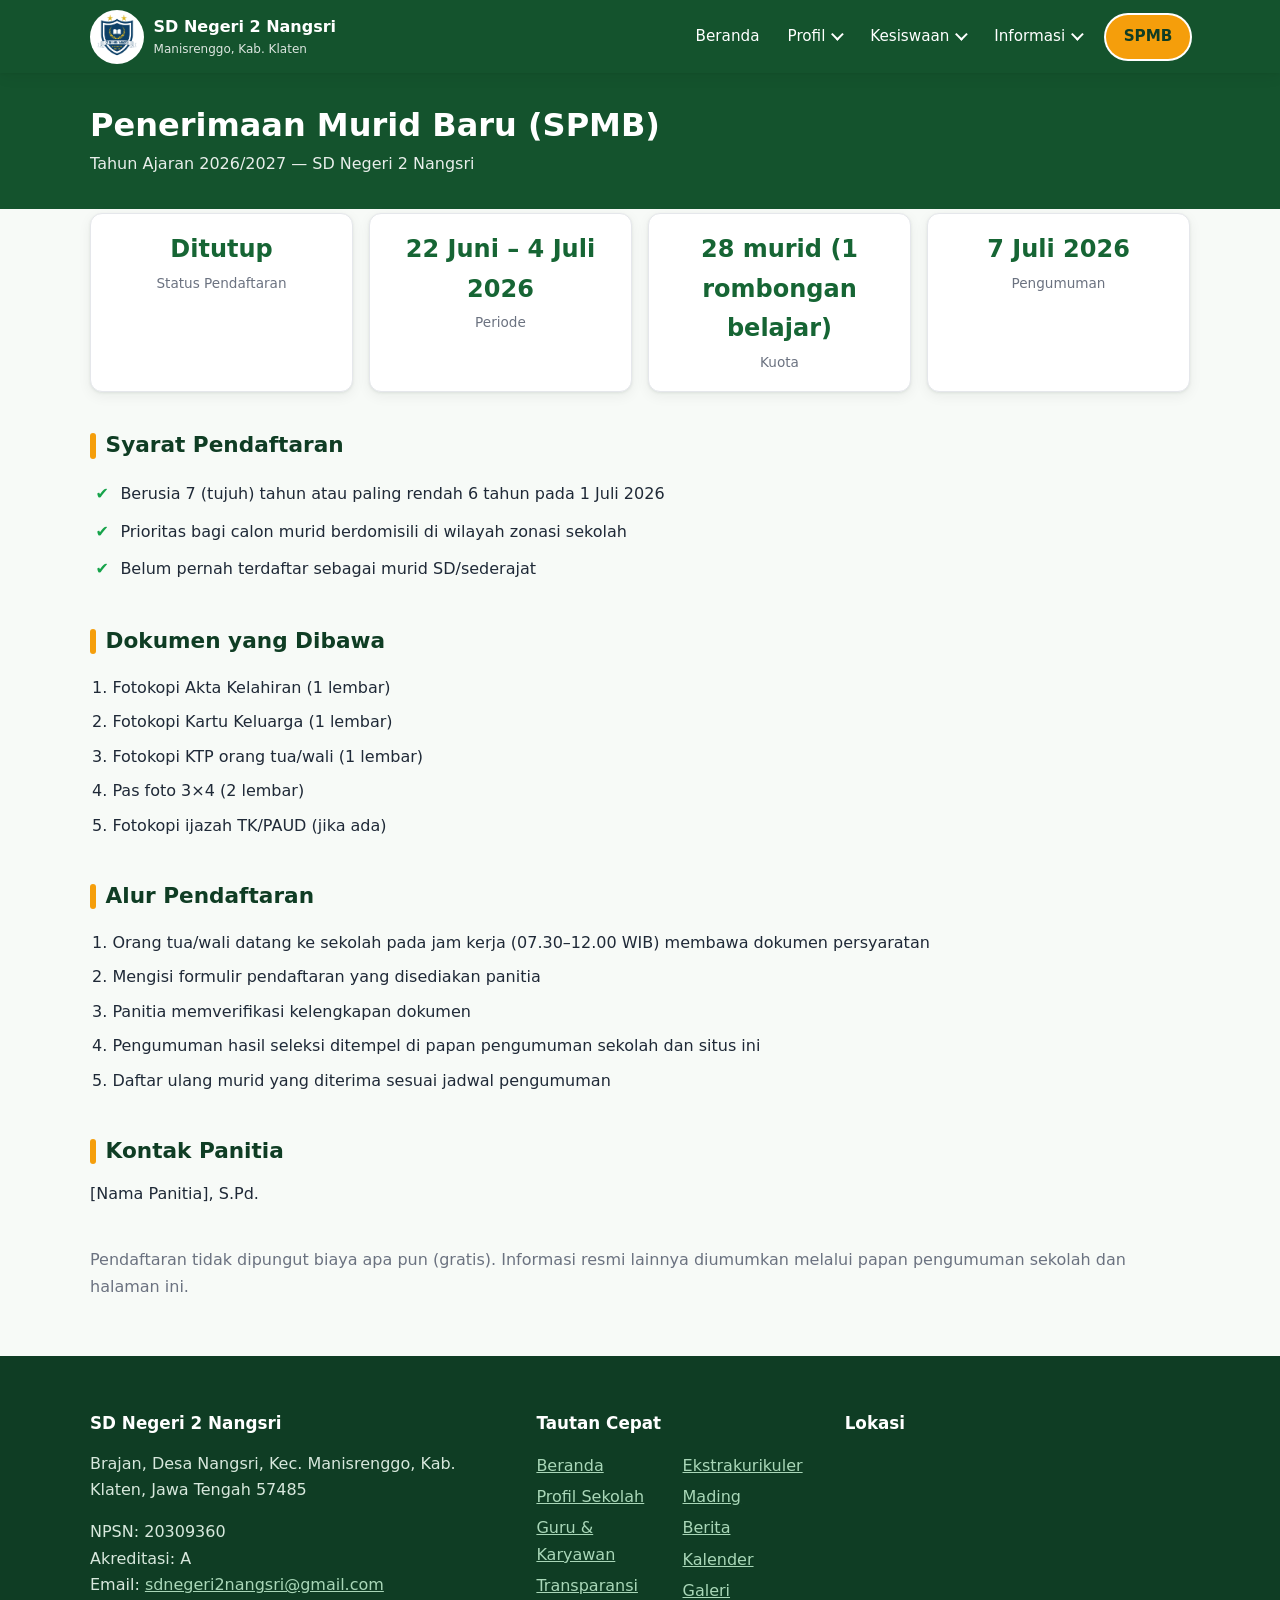
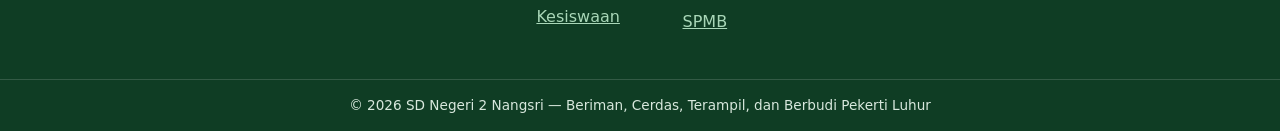
<file: spmb.html>
<!DOCTYPE html>
<html lang="id">
<head>
  <meta charset="utf-8">
  <meta name="viewport" content="width=device-width, initial-scale=1">
  <title>SPMB / Penerimaan Murid Baru — SD Negeri 2 Nangsri</title>
  <meta name="description" content="Informasi penerimaan murid baru (SPMB/PPDB) SD Negeri 2 Nangsri: jadwal, syarat, alur pendaftaran, dan kontak panitia.">
  <link rel="icon" href="assets/img/logo.svg" type="image/svg+xml">
  <link rel="canonical" href="https://sdn2nangsri.github.io/spmb.html">
  <meta property="og:type" content="website">
  <meta property="og:url" content="https://sdn2nangsri.github.io/spmb.html">
  <meta property="og:title" content="SPMB / Penerimaan Murid Baru — SD Negeri 2 Nangsri">
  <meta property="og:description" content="Informasi penerimaan murid baru (SPMB/PPDB) SD Negeri 2 Nangsri: jadwal, syarat, alur pendaftaran, dan kontak panitia.">
  <meta property="og:image" content="https://sdn2nangsri.github.io/assets/img/og-cover.png">
  <meta property="og:image:width" content="1200">
  <meta property="og:image:height" content="630">
  <meta name="twitter:card" content="summary_large_image">
  <meta name="theme-color" content="#14532d">
  <link rel="icon" href="assets/img/favicon-32.png" sizes="32x32" type="image/png">
  <link rel="apple-touch-icon" href="assets/img/apple-touch-icon.png">
  <link rel="manifest" href="manifest.json">
  <link rel="stylesheet" href="assets/css/style.css">
  <script src="assets/js/parser.js" defer></script>
  <script src="assets/js/main.js" defer></script>
  <script src="assets/js/animate.js" defer></script>
  <script src="assets/js/page-spmb.js" defer></script>
</head>
<body>
  <div id="site-header"></div>
  <main>
    <div class="page-head">
      <div class="container">
        <h1>Penerimaan Murid Baru (SPMB)</h1>
        <p id="spmb-sub">Informasi pendaftaran murid baru SD Negeri 2 Nangsri</p>
      </div>
    </div>
    <div class="container">
      <div class="stats" id="spmb-ringkas"></div>

      <section class="block">
        <div class="section-title"><h2>Syarat Pendaftaran</h2></div>
        <ul class="check-list" id="spmb-syarat"><li class="loading">Memuat…</li></ul>
      </section>

      <section class="block">
        <div class="section-title"><h2>Dokumen yang Dibawa</h2></div>
        <ol class="num-list" id="spmb-dokumen"></ol>
      </section>

      <section class="block">
        <div class="section-title"><h2>Alur Pendaftaran</h2></div>
        <ol class="num-list" id="spmb-alur"></ol>
      </section>

      <section class="block" id="spmb-kontak-blok" hidden>
        <div class="section-title"><h2>Kontak Panitia</h2></div>
        <p id="spmb-kontak"></p>
      </section>

      <section class="block">
        <p class="muted" id="spmb-catatan"></p>
      </section>
    </div>
  </main>
  <div id="site-footer"></div>
</body>
</html>
</file>
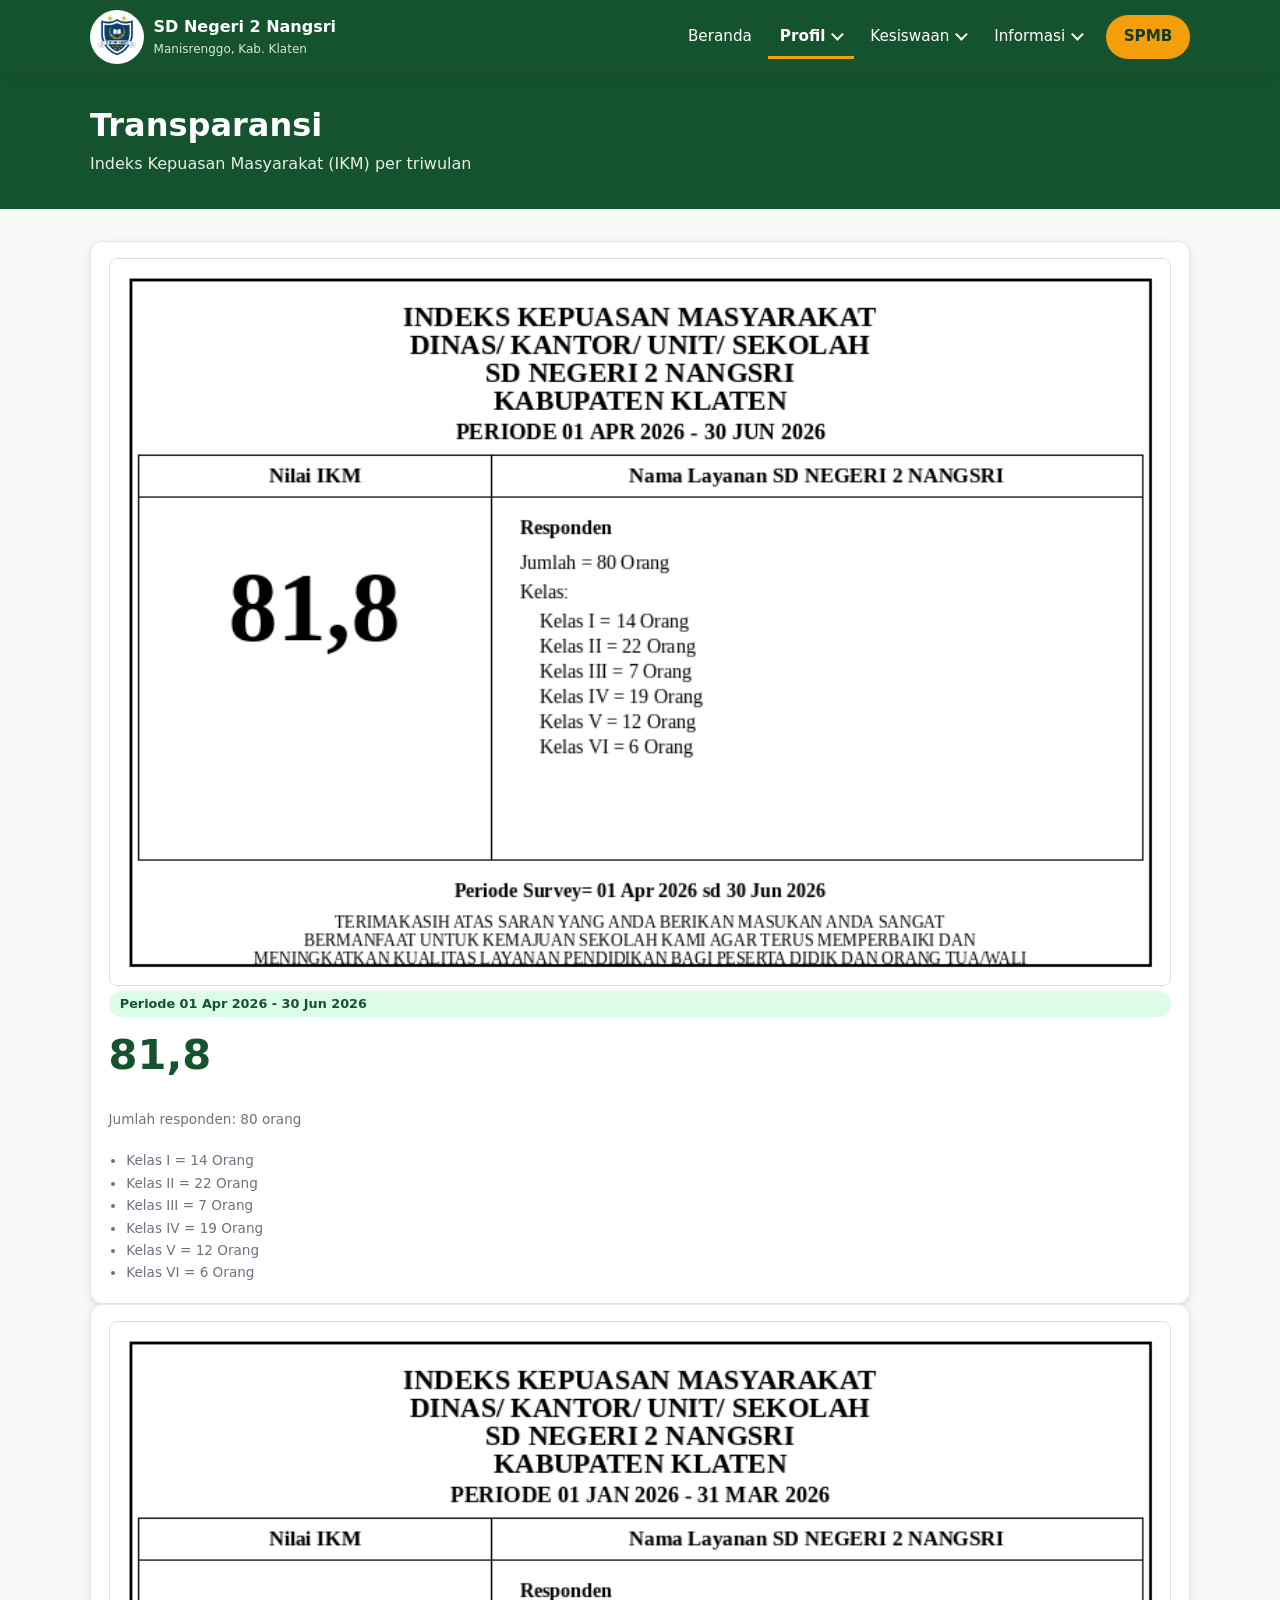
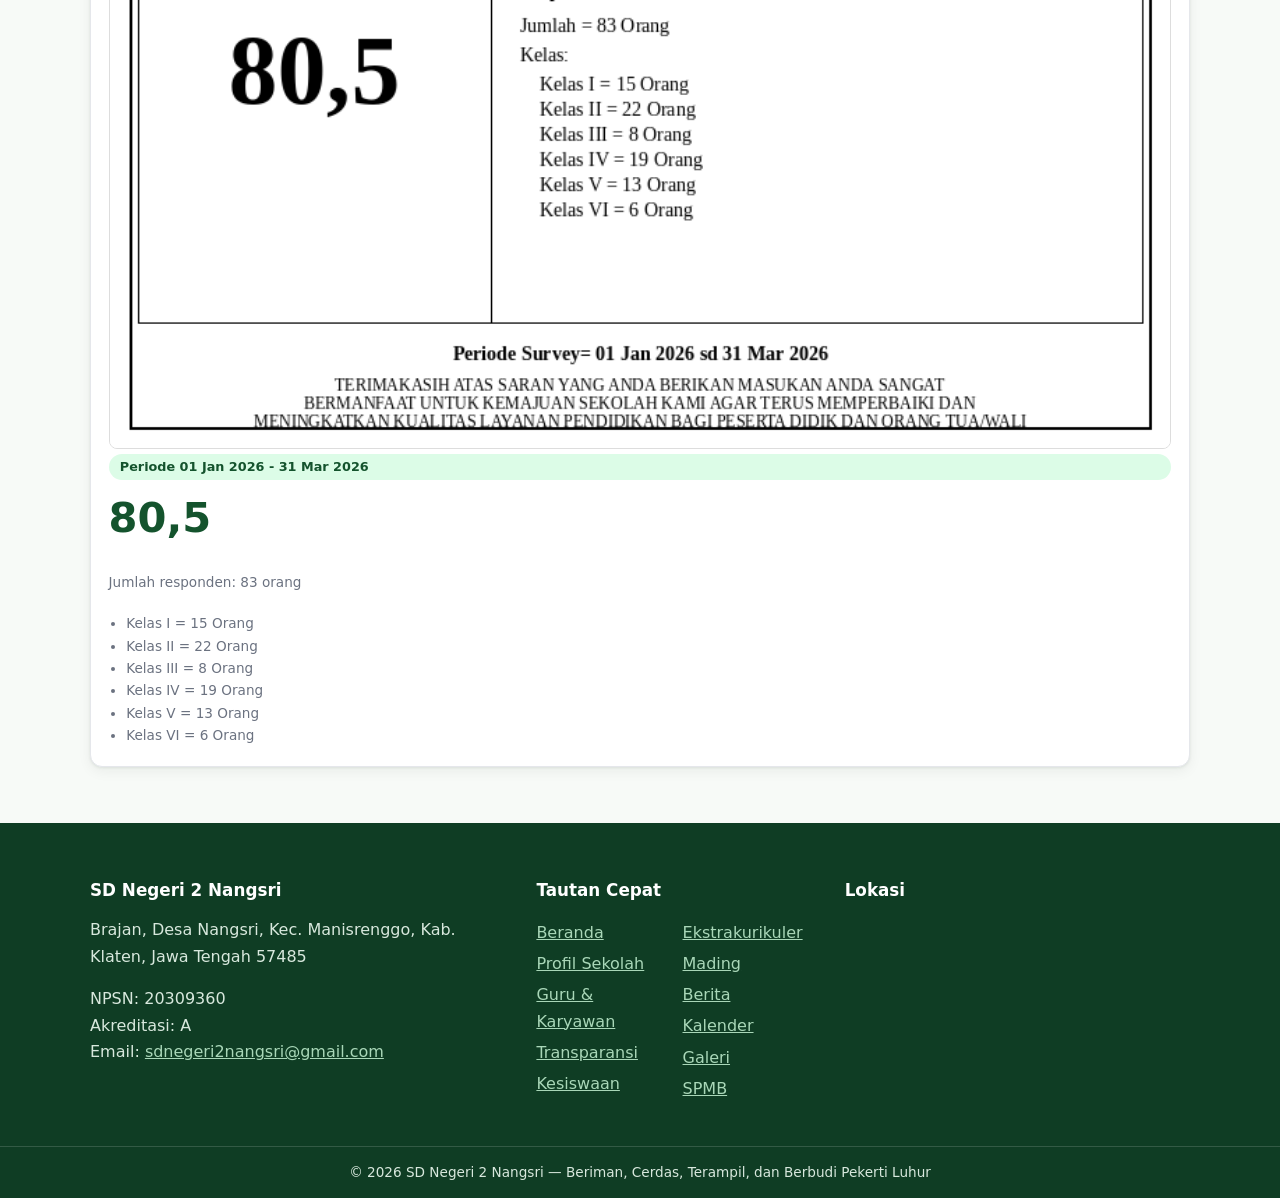
<file: transparansi.html>
<!DOCTYPE html>
<html lang="id">
<head>
  <meta charset="utf-8">
  <meta name="viewport" content="width=device-width, initial-scale=1">
  <title>Transparansi — SD Negeri 2 Nangsri</title>
  <meta name="description" content="Indeks Kepuasan Masyarakat (IKM) dan informasi transparansi layanan SD Negeri 2 Nangsri.">
  <link rel="icon" href="assets/img/logo.svg" type="image/svg+xml">
  <link rel="canonical" href="https://sdn2nangsri.github.io/transparansi.html">
  <meta property="og:type" content="website">
  <meta property="og:url" content="https://sdn2nangsri.github.io/transparansi.html">
  <meta property="og:title" content="Transparansi — SD Negeri 2 Nangsri">
  <meta property="og:description" content="Indeks Kepuasan Masyarakat (IKM) dan informasi transparansi layanan SD Negeri 2 Nangsri.">
  <meta property="og:image" content="https://sdn2nangsri.github.io/assets/img/og-cover.png">
  <meta property="og:image:width" content="1200">
  <meta property="og:image:height" content="630">
  <meta name="twitter:card" content="summary_large_image">
  <meta name="theme-color" content="#14532d">
  <link rel="icon" href="assets/img/favicon-32.png" sizes="32x32" type="image/png">
  <link rel="apple-touch-icon" href="assets/img/apple-touch-icon.png">
  <link rel="manifest" href="manifest.json">
  <link rel="stylesheet" href="assets/css/style.css">
  <script src="assets/js/parser.js" defer></script>
  <script src="assets/js/main.js" defer></script>
  <script src="assets/js/animate.js" defer></script>
  <script src="assets/js/page-ikm.js" defer></script>
</head>
<body>
  <div id="site-header"></div>
  <main>
    <div class="page-head">
      <div class="container">
        <h1>Transparansi</h1>
        <p>Indeks Kepuasan Masyarakat (IKM) per triwulan</p>
      </div>
    </div>
    <div class="container grid-3" id="daftar-ikm"><p class="loading">Memuat…</p></div>
  </main>
  <div id="site-footer"></div>
</body>
</html>
</file>
<file: assets/css/style.css>
/* ==========================================================
   SD Negeri 2 Nangsri — stylesheet utama (mobile-first)
   ========================================================== */

:root {
  --green-900: #0f3d24;
  --green-700: #14532d;
  --green-600: #166534;
  --green-500: #16a34a;
  --green-100: #dcfce7;
  --green-50: #f0fdf4;
  --amber: #f59e0b;
  --amber-100: #fef3c7;
  --ink: #1f2937;
  --muted: #6b7280;
  --line: #e5e7eb;
  --bg: #f7faf7;
  --card: #ffffff;
  --radius: 12px;
  --shadow: 0 1px 3px rgba(16, 40, 24, 0.08), 0 4px 14px rgba(16, 40, 24, 0.06);
  --font: "Segoe UI", system-ui, -apple-system, Roboto, "Helvetica Neue", Arial, sans-serif;
}

* { box-sizing: border-box; }
html { scroll-behavior: smooth; }
body {
  margin: 0;
  font-family: var(--font);
  color: var(--ink);
  background: var(--bg);
  line-height: 1.65;
}
img { max-width: 100%; display: block; }
a { color: var(--green-600); }
h1, h2, h3 { line-height: 1.25; color: var(--green-900); }

.container { width: min(1100px, 100% - 2rem); margin-inline: auto; }
main { min-height: 60vh; }

/* Header & footer dirender JS setelah fetch — beri tinggi/warna minimum
   agar halaman tidak "melompat" (layout shift) saat dimuat. */
#site-header { min-height: 64px; background: var(--green-700); }
#site-footer { min-height: 260px; background: var(--green-900); margin-top: 3.5rem; }
#site-footer .site-footer { margin-top: 0; }

/* ---------- Header & navigasi ---------- */
.site-header {
  background: var(--green-700);
  color: #fff;
  position: sticky;
  top: 0;
  z-index: 50;
  box-shadow: var(--shadow);
}
.header-inner {
  display: flex;
  align-items: center;
  gap: 0.75rem;
  padding: 0.6rem 0;
  flex-wrap: wrap;
}
.brand { display: flex; align-items: center; gap: 0.6rem; text-decoration: none; color: #fff; }
.brand img { border-radius: 50%; background: #fff; padding: 3px; }
.brand-text { display: flex; flex-direction: column; }
.brand-text strong { font-size: 1rem; }
.brand-text small { opacity: 0.85; font-size: 0.75rem; }

.nav-toggle {
  margin-left: auto;
  background: none;
  border: 1px solid rgba(255, 255, 255, 0.4);
  border-radius: 8px;
  color: #fff;
  font-size: 1.3rem;
  padding: 0.15rem 0.6rem;
  cursor: pointer;
}
.site-nav { width: 100%; max-height: 0; overflow: hidden; transition: max-height 0.35s ease; }
.site-nav.open { max-height: 80vh; overflow-y: auto; }
.site-nav ul { list-style: none; margin: 0; padding: 0.5rem 0; display: flex; flex-direction: column; gap: 0.15rem; }
.site-nav a,
.nav-group-btn {
  display: flex;
  align-items: center;
  min-height: 44px;
  width: 100%;
  color: #fff;
  text-decoration: none;
  padding: 0.5rem 0.75rem;
  border-radius: 8px;
  font: inherit;
  font-size: 0.95rem;
  background: none;
  border: 0;
  cursor: pointer;
  text-align: left;
}
.site-nav a:hover,
.nav-group-btn:hover { background: rgba(255, 255, 255, 0.12); }
.site-nav a:focus-visible,
.nav-group-btn:focus-visible,
.nav-toggle:focus-visible { outline: 2px solid var(--amber); outline-offset: 2px; }
/* Halaman aktif: teks tebal + garis aksen, bukan blok penuh */
.site-nav a.active,
.nav-group-btn.active { font-weight: 700; box-shadow: inset 3px 0 0 var(--amber); }

/* Dropdown — di HP tampil sebagai akordeon */
.nav-group-btn::after {
  content: "";
  width: 0.45em;
  height: 0.45em;
  margin-left: auto;
  border: solid currentColor;
  border-width: 0 2px 2px 0;
  transform: translateY(-25%) rotate(45deg);
  transition: transform 0.2s ease;
}
.nav-group.open > .nav-group-btn::after { transform: translateY(25%) rotate(-135deg); }
.site-nav .nav-sub { display: none; padding: 0 0 0.25rem 0.75rem; }
.nav-group.open > .nav-sub { display: flex; }
.nav-sub a { font-size: 0.9rem; opacity: 0.92; }

/* SPMB = tombol ajakan */
.site-nav .nav-cta a {
  justify-content: center;
  margin-top: 0.4rem;
  background: var(--amber);
  color: var(--green-900);
  font-weight: 700;
  box-shadow: none;
}
.site-nav .nav-cta a:hover { background: #fbbf24; }
.site-nav .nav-cta a.active { box-shadow: 0 0 0 2px #fff; }

@media (min-width: 960px) {
  .header-inner { flex-wrap: nowrap; }
  .nav-toggle { display: none; }
  .site-nav { width: auto; max-height: none; overflow: visible; margin-left: auto; }
  .site-nav > ul { flex-direction: row; align-items: center; gap: 0.25rem; padding: 0; }
  .site-nav a,
  .nav-group-btn { width: auto; gap: 0.4rem; }
  .nav-group-btn::after { margin-left: 0.1rem; }
  .site-nav a.active,
  .nav-group-btn.active { box-shadow: inset 0 -3px 0 var(--amber); border-radius: 8px 8px 0 0; }

  .nav-group { position: relative; }
  .site-nav .nav-sub {
    position: absolute;
    top: calc(100% + 6px);
    left: 0;
    min-width: 210px;
    flex-direction: column;
    padding: 0.4rem;
    background: #fff;
    border-radius: 10px;
    box-shadow: 0 10px 30px rgba(10, 25, 15, 0.22);
  }
  /* jembatan hover agar dropdown tidak tertutup saat kursor turun */
  .nav-sub::before { content: ""; position: absolute; inset: -8px 0 auto; height: 8px; }
  .nav-group:hover > .nav-sub,
  .nav-group:has(:focus-visible) > .nav-sub { display: flex; }
  .nav-sub a { color: var(--ink); opacity: 1; }
  .nav-sub a:hover { background: var(--green-50); color: var(--green-700); }
  .nav-sub a.active { color: var(--green-700); box-shadow: inset 3px 0 0 var(--green-500); border-radius: 8px; }

  .site-nav .nav-cta { margin-left: 0.5rem; }
  .site-nav .nav-cta a { margin-top: 0; padding-inline: 1.1rem; border-radius: 999px; }
}

/* ---------- Hero (beranda) ---------- */
.hero {
  background: linear-gradient(135deg, var(--green-700), var(--green-500));
  color: #fff;
  padding: 3.5rem 0 3rem;
  text-align: center;
  position: relative;
  overflow: hidden;
}
.hero .container { position: relative; z-index: 2; }

/* Slider latar multi-gambar (data/hero.txt) */
.hero-slides { position: absolute; inset: 0; z-index: 0; }
.hero-slide {
  position: absolute;
  inset: 0;
  background-size: cover;
  background-position: center 30%;
  opacity: 0;
  transition: opacity 1s ease;
}
.hero-slide.active { opacity: 1; }
/* lapisan gelap agar teks tetap terbaca di atas foto */
.hero-slides::after {
  content: "";
  position: absolute;
  inset: 0;
  background: linear-gradient(135deg, rgba(15, 61, 36, 0.5), rgba(22, 101, 52, 0.32));
}

.hero-arrow {
  position: absolute;
  top: 50%;
  transform: translateY(-50%);
  z-index: 3;
  width: 42px;
  height: 42px;
  border-radius: 50%;
  border: 1px solid rgba(255, 255, 255, 0.5);
  background: rgba(0, 0, 0, 0.25);
  color: #fff;
  font-size: 1.5rem;
  line-height: 1;
  cursor: pointer;
  display: flex;
  align-items: center;
  justify-content: center;
}
.hero-arrow:hover { background: rgba(0, 0, 0, 0.45); }
.hero-arrow.prev { left: 0.9rem; }
.hero-arrow.next { right: 0.9rem; }

.hero-dots { display: flex; gap: 0.55rem; justify-content: center; margin-top: 1.75rem; }
.hero-dots button {
  width: 12px;
  height: 12px;
  padding: 0;
  border-radius: 50%;
  border: 1.5px solid #fff;
  background: transparent;
  cursor: pointer;
}
.hero-dots button.active { background: var(--amber); border-color: var(--amber); }
.hero h1 { color: #fff; margin: 0 0 0.5rem; font-size: clamp(1.6rem, 4vw, 2.5rem); }
.hero p { max-width: 640px; margin: 0 auto 1.5rem; opacity: 0.95; }
.hero .badges { display: flex; gap: 0.5rem; justify-content: center; flex-wrap: wrap; margin-bottom: 1.5rem; }
.hero .badge { background: rgba(255, 255, 255, 0.16); border: 1px solid rgba(255, 255, 255, 0.35); color: #fff; }

/* ---------- Umum ---------- */
.page-head { background: var(--green-700); color: #fff; padding: 2rem 0; margin-bottom: 2rem; }
.page-head h1 { color: #fff; margin: 0; font-size: clamp(1.4rem, 3vw, 2rem); }
.page-head p { margin: 0.35rem 0 0; opacity: 0.9; }

section.block { margin-block: 2.5rem; }
.section-title { display: flex; align-items: center; gap: 0.6rem; margin-bottom: 1rem; }
.section-title h2 { margin: 0; font-size: 1.35rem; }
.section-title::before { content: ""; width: 6px; height: 1.6rem; border-radius: 3px; background: var(--amber); }
.section-more { margin-left: auto; font-size: 0.9rem; white-space: nowrap; }

.grid { display: grid; gap: 1.1rem; grid-template-columns: repeat(auto-fill, minmax(240px, 1fr)); }
.grid-wide { grid-template-columns: repeat(auto-fill, minmax(300px, 1fr)); }

.card {
  background: var(--card);
  border: 1px solid var(--line);
  border-radius: var(--radius);
  box-shadow: var(--shadow);
  overflow: hidden;
  display: flex;
  flex-direction: column;
}
.card-body { padding: 1rem 1.1rem 1.2rem; display: flex; flex-direction: column; gap: 0.3rem; flex: 1; }
.card h3 { margin: 0; font-size: 0.95rem; }
.card .meta { color: var(--muted); font-size: 0.85rem; }
.card .thumb { aspect-ratio: 16/10; object-fit: cover; width: 100%; }

.badge {
  display: inline-block;
  background: var(--green-100);
  color: var(--green-700);
  border-radius: 999px;
  padding: 0.15rem 0.7rem;
  font-size: 0.8rem;
  font-weight: 600;
}
.badge.amber { background: var(--amber-100); color: #92400e; }

.btn {
  display: inline-block;
  background: var(--amber);
  color: #3b2503;
  font-weight: 700;
  text-decoration: none;
  padding: 0.6rem 1.4rem;
  border-radius: 999px;
  border: none;
  cursor: pointer;
}
.btn:hover { filter: brightness(1.05); }
.btn.ghost { background: transparent; color: #fff; border: 1px solid rgba(255, 255, 255, 0.6); }

/* ---------- Statistik beranda ---------- */
.stats {
  display: grid;
  gap: 1rem;
  grid-template-columns: repeat(auto-fit, minmax(150px, 1fr));
  margin-top: -1.75rem;
  /* hero bersifat positioned; tanpa ini kartu statistik tergambar di bawah hero */
  position: relative;
  z-index: 5;
}
.stat {
  background: var(--card);
  border: 1px solid var(--line);
  border-radius: var(--radius);
  box-shadow: var(--shadow);
  text-align: center;
  padding: 1rem 0.5rem;
}
.stat strong { display: block; font-size: 1.5rem; color: var(--green-600); }
.stat span { color: var(--muted); font-size: 0.85rem; }

/* ---------- Kartu personel ---------- */
.person { text-align: center; }
.person .avatar {
  width: 96px;
  height: 96px;
  border-radius: 50%;
  margin: 1.25rem auto 0;
  object-fit: cover;
  background: var(--green-100);
  color: var(--green-700);
  display: flex;
  align-items: center;
  justify-content: center;
  font-size: 2rem;
  font-weight: 700;
  border: 3px solid var(--green-100);
}
.person.kepsek { border-top: 4px solid var(--amber); }

/* ---------- Tabel ---------- */
.table-wrap { overflow-x: auto; }
table.nice { width: 100%; border-collapse: collapse; background: var(--card); border-radius: var(--radius); overflow: hidden; box-shadow: var(--shadow); }
table.nice th, table.nice td { padding: 0.6rem 0.9rem; text-align: left; border-bottom: 1px solid var(--line); }
table.nice th { background: var(--green-700); color: #fff; font-weight: 600; }
table.nice tr:last-child td { border-bottom: none; }
table.nice tfoot td { background: var(--green-50); font-weight: 700; }

/* ---------- Daftar visi/misi/tata tertib ---------- */
.check-list { list-style: none; padding: 0; margin: 0.5rem 0; }
.check-list li { padding: 0.35rem 0 0.35rem 1.9rem; position: relative; }
.check-list li::before { content: "✔"; position: absolute; left: 0.35rem; color: var(--green-500); font-weight: 700; }

.num-list { padding-left: 1.4rem; margin: 0.5rem 0; }
.num-list li { padding: 0.25rem 0; }

/* ---------- Pencarian berita ---------- */
.search-bar { margin-bottom: 1.5rem; }
.search-bar input {
  width: min(420px, 100%);
  padding: 0.6rem 1rem;
  border: 1px solid var(--line);
  border-radius: 999px;
  font: inherit;
  font-size: 0.95rem;
  background: var(--card);
}
.search-bar input:focus { outline: 2px solid var(--green-500); outline-offset: 1px; }

/* ---------- Galeri & lightbox ---------- */
.filter-bar { display: flex; gap: 0.5rem; flex-wrap: wrap; margin-bottom: 1.25rem; }
.filter-bar button {
  border: 1px solid var(--line);
  background: var(--card);
  border-radius: 999px;
  padding: 0.35rem 1rem;
  cursor: pointer;
  font-size: 0.9rem;
}
.filter-bar button.active { background: var(--green-600); color: #fff; border-color: var(--green-600); }

.galeri-item { cursor: zoom-in; }
.galeri-item .thumb { aspect-ratio: 4/3; }

.lightbox {
  position: fixed;
  inset: 0;
  background: rgba(10, 20, 14, 0.88);
  display: none;
  align-items: center;
  justify-content: center;
  z-index: 100;
  padding: 1.5rem;
  flex-direction: column;
  gap: 0.75rem;
}
.lightbox.open { display: flex; }
.lightbox img { max-width: min(920px, 100%); max-height: 78vh; border-radius: 8px; }
.lightbox .caption { color: #fff; text-align: center; }
.lightbox .close {
  position: absolute;
  top: 1rem;
  right: 1.25rem;
  background: none;
  border: none;
  color: #fff;
  font-size: 2rem;
  cursor: pointer;
}

/* ---------- Artikel ---------- */
.artikel-body { background: var(--card); border: 1px solid var(--line); border-radius: var(--radius); box-shadow: var(--shadow); padding: 1.5rem; max-width: 780px; margin-inline: auto; }
.artikel-body img.cover { border-radius: 8px; margin-bottom: 1rem; }
.artikel-body p { margin: 0 0 1rem; }

/* ---------- Kalender ---------- */
.month-group { margin-bottom: 2rem; }
.month-group h2 { font-size: 1.15rem; border-bottom: 2px solid var(--green-100); padding-bottom: 0.35rem; }
.agenda { list-style: none; margin: 0; padding: 0; display: flex; flex-direction: column; gap: 0.6rem; }
.agenda li {
  display: flex;
  gap: 1rem;
  background: var(--card);
  border: 1px solid var(--line);
  border-left: 5px solid var(--green-500);
  border-radius: 10px;
  padding: 0.7rem 1rem;
  box-shadow: var(--shadow);
}
.agenda li.past { opacity: 0.55; border-left-color: var(--muted); }
.agenda .tgl { min-width: 3.2rem; text-align: center; }
.agenda .tgl strong { display: block; font-size: 1.3rem; color: var(--green-600); line-height: 1.1; }
.agenda .tgl span { font-size: 0.75rem; color: var(--muted); text-transform: uppercase; }
.agenda .isi strong { display: block; }
.agenda .isi span { color: var(--muted); font-size: 0.9rem; }

/* ---------- Mading ---------- */
.mading-grid { display: grid; gap: 1.25rem; grid-template-columns: repeat(auto-fill, minmax(260px, 1fr)); }
.note {
  background: #fffbe6;
  border: 1px solid #f0e3a0;
  border-radius: 4px;
  box-shadow: 3px 4px 10px rgba(60, 50, 10, 0.15);
  padding: 1.25rem 1.25rem 1.5rem;
  position: relative;
  transform: rotate(-1deg);
}
.mading-grid .note:nth-child(2n) { transform: rotate(1.2deg); background: #eaf8ee; border-color: #bfe5c8; }
.mading-grid .note:nth-child(3n) { transform: rotate(-0.6deg); background: #eef3fd; border-color: #c4d4f5; }
.note::before {
  content: "📌";
  position: absolute;
  top: -12px;
  left: 50%;
  transform: translateX(-50%);
  font-size: 1.2rem;
}
.note h3 { margin: 0.25rem 0 0.5rem; font-size: 1.05rem; }
.note .isi { white-space: pre-line; font-size: 0.95rem; }
.note .oleh { margin-top: 0.9rem; font-size: 0.85rem; color: var(--muted); font-style: italic; }
.note img { border-radius: 4px; margin: 0.4rem 0; }

/* ---------- Footer ---------- */
.site-footer { background: var(--green-900); color: #d8e8dd; margin-top: 3.5rem; }
.site-footer h3 { color: #fff; font-size: 1.05rem; }
.site-footer a { color: #a9d7b8; }
.footer-grid { display: grid; gap: 2rem; padding: 2.5rem 0; grid-template-columns: 1fr; }
.footer-links { list-style: none; padding: 0; margin: 0; columns: 2; }
.footer-links li { padding: 0.15rem 0; }
.footer-map { width: 100%; height: 180px; border: 0; border-radius: 8px; }
.footer-bottom { border-top: 1px solid rgba(255, 255, 255, 0.15); padding: 0.9rem 0; font-size: 0.85rem; text-align: center; }

@media (min-width: 720px) {
  .footer-grid { grid-template-columns: 1.2fr 0.8fr 1fr; }
}

/* ---------- Halaman 404 ---------- */
.err { text-align: center; padding: 5rem 1rem; }
.err h1 { font-size: 4rem; margin: 0; }

/* ---------- Animasi ----------
   JS (animate.js) hanya menambah class .is-visible / .scrolled;
   semua gerakan didefinisikan di sini (hanya transform & opacity). */

/* Reveal saat masuk viewport — aktif hanya bila JS jalan (html.js) */
.js [data-reveal] {
  opacity: 0;
  transform: translateY(24px);
  transition: opacity 0.6s ease, transform 0.6s ease;
}
.js [data-reveal="left"] { transform: translateX(-32px); }
.js [data-reveal="right"] { transform: translateX(32px); }
.js [data-reveal="zoom"] { transform: scale(0.92); }
.js [data-reveal].is-visible { opacity: 1; transform: none; }

/* Hover kartu: terangkat halus */
.card { transition: transform 0.25s ease, box-shadow 0.25s ease; }
.card:hover { transform: translateY(-4px); box-shadow: 0 8px 24px rgba(16, 40, 24, 0.14); }

/* Header: bayangan + memadat setelah scroll */
.site-header { transition: box-shadow 0.3s ease; }
body.scrolled .site-header { box-shadow: 0 4px 18px rgba(10, 25, 15, 0.3); }
.header-inner { transition: padding 0.3s ease; }
body.scrolled .header-inner { padding: 0.3rem 0; }

/* Hero: teks masuk berurutan saat halaman dibuka */
@keyframes riseIn {
  from { opacity: 0; transform: translateY(18px); }
}
.hero .container > * { animation: riseIn 0.7s ease backwards; }
.hero .container > *:nth-child(1) { animation-delay: 0.05s; }
.hero .container > *:nth-child(2) { animation-delay: 0.18s; }
.hero .container > *:nth-child(3) { animation-delay: 0.31s; }
.hero .container > *:nth-child(4) { animation-delay: 0.44s; }
.hero .container > *:nth-child(5) { animation-delay: 0.57s; }
.hero .container > *:nth-child(6) { animation-delay: 0.7s; }

/* Hero: efek Ken Burns (zoom lambat) pada slide aktif */
@keyframes kenburns {
  from { transform: scale(1); }
  to { transform: scale(1.08); }
}
.hero-slide.active { animation: kenburns 8s ease-out forwards; }

/* Lightbox: fade + zoom saat dibuka */
@keyframes fadeIn { from { opacity: 0; } }
@keyframes zoomIn { from { opacity: 0; transform: scale(0.92); } }
.lightbox.open { animation: fadeIn 0.25s ease; }
.lightbox.open img { animation: zoomIn 0.3s ease; }

/* Mading: kartu menegak saat disorot */
.note { transition: transform 0.3s ease, box-shadow 0.3s ease; }
.note:hover { transform: rotate(0deg) scale(1.03); box-shadow: 5px 8px 20px rgba(60, 50, 10, 0.22); }

/* Pengguna yang menonaktifkan animasi di OS: matikan semuanya */
@media (prefers-reduced-motion: reduce) {
  *, *::before, *::after {
    animation-duration: 0.01ms !important;
    animation-delay: 0ms !important;
    transition-duration: 0.01ms !important;
  }
  .js [data-reveal] { opacity: 1; transform: none; }
}

/* ---------- Util ---------- */
.muted { color: var(--muted); }
.center { text-align: center; }
.mt-2 { margin-top: 2rem; }
.loading { color: var(--muted); font-style: italic; padding: 2rem 0; }
</file>
